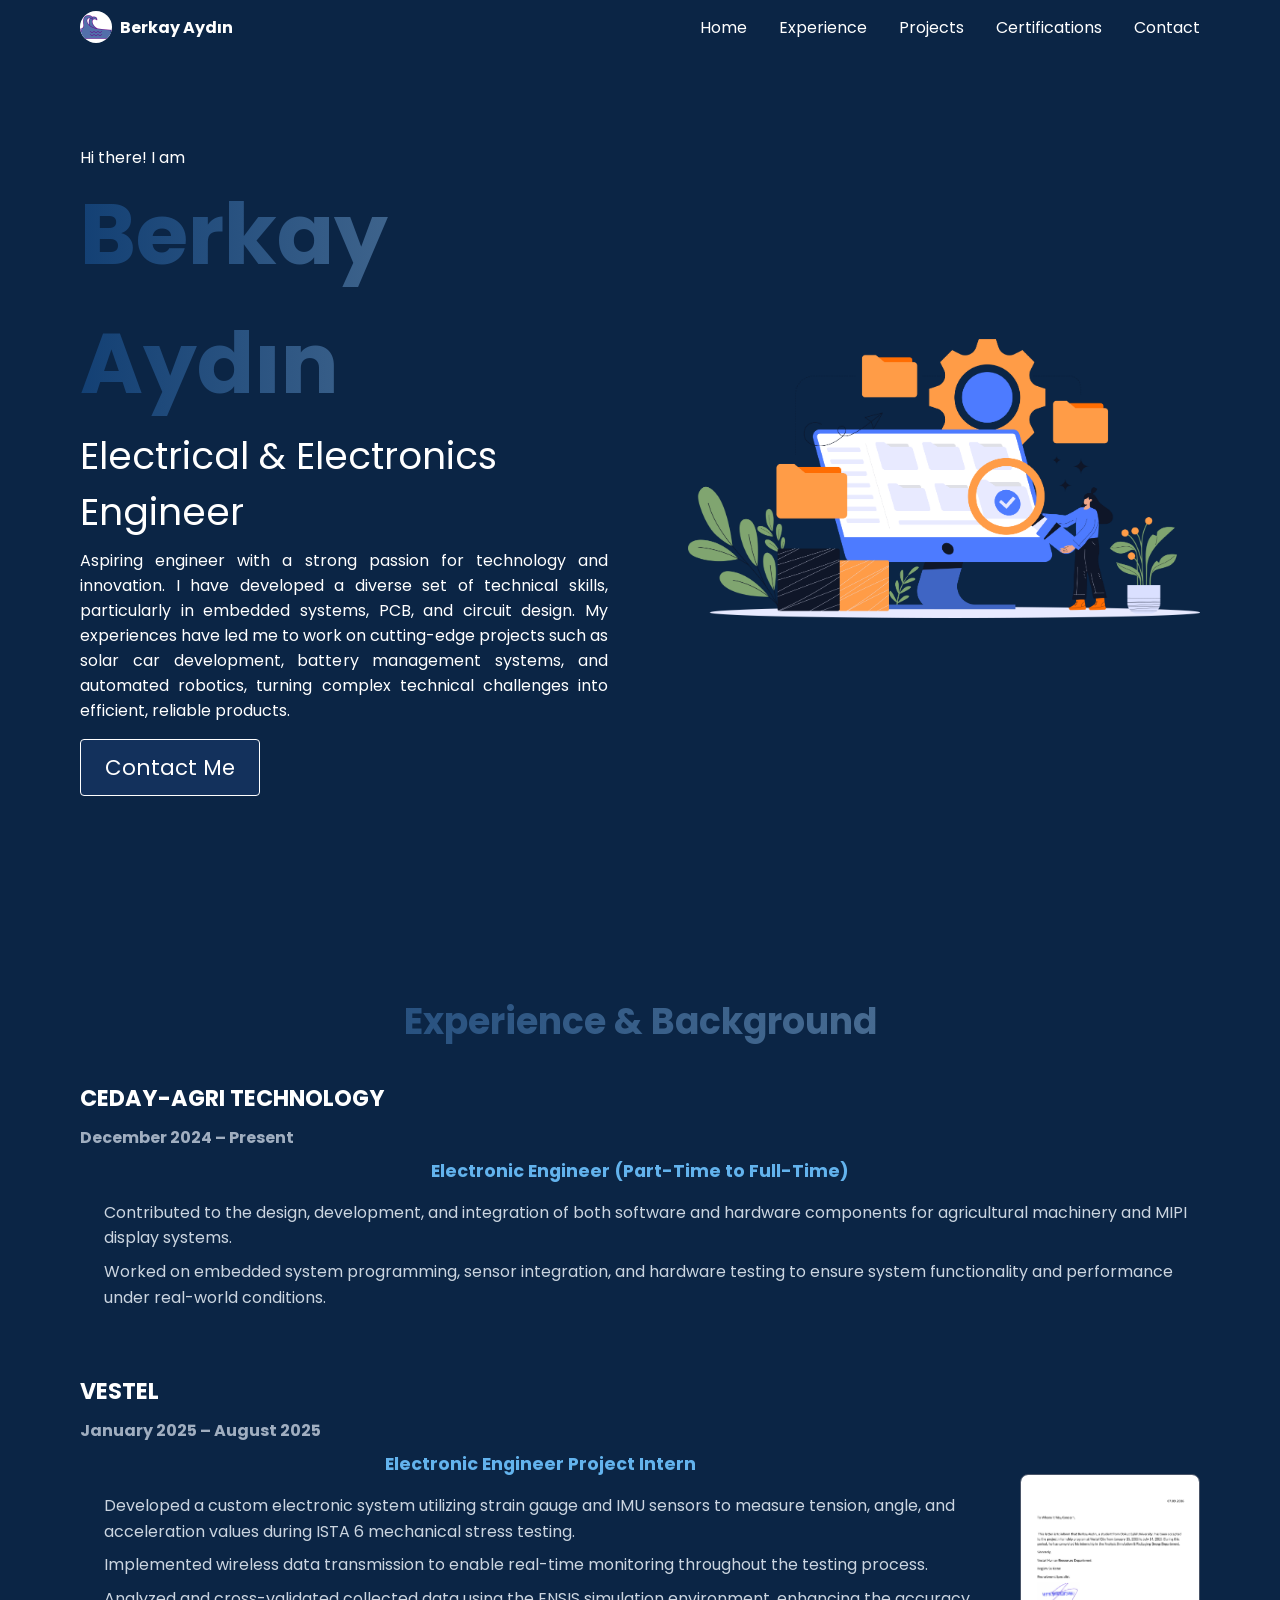
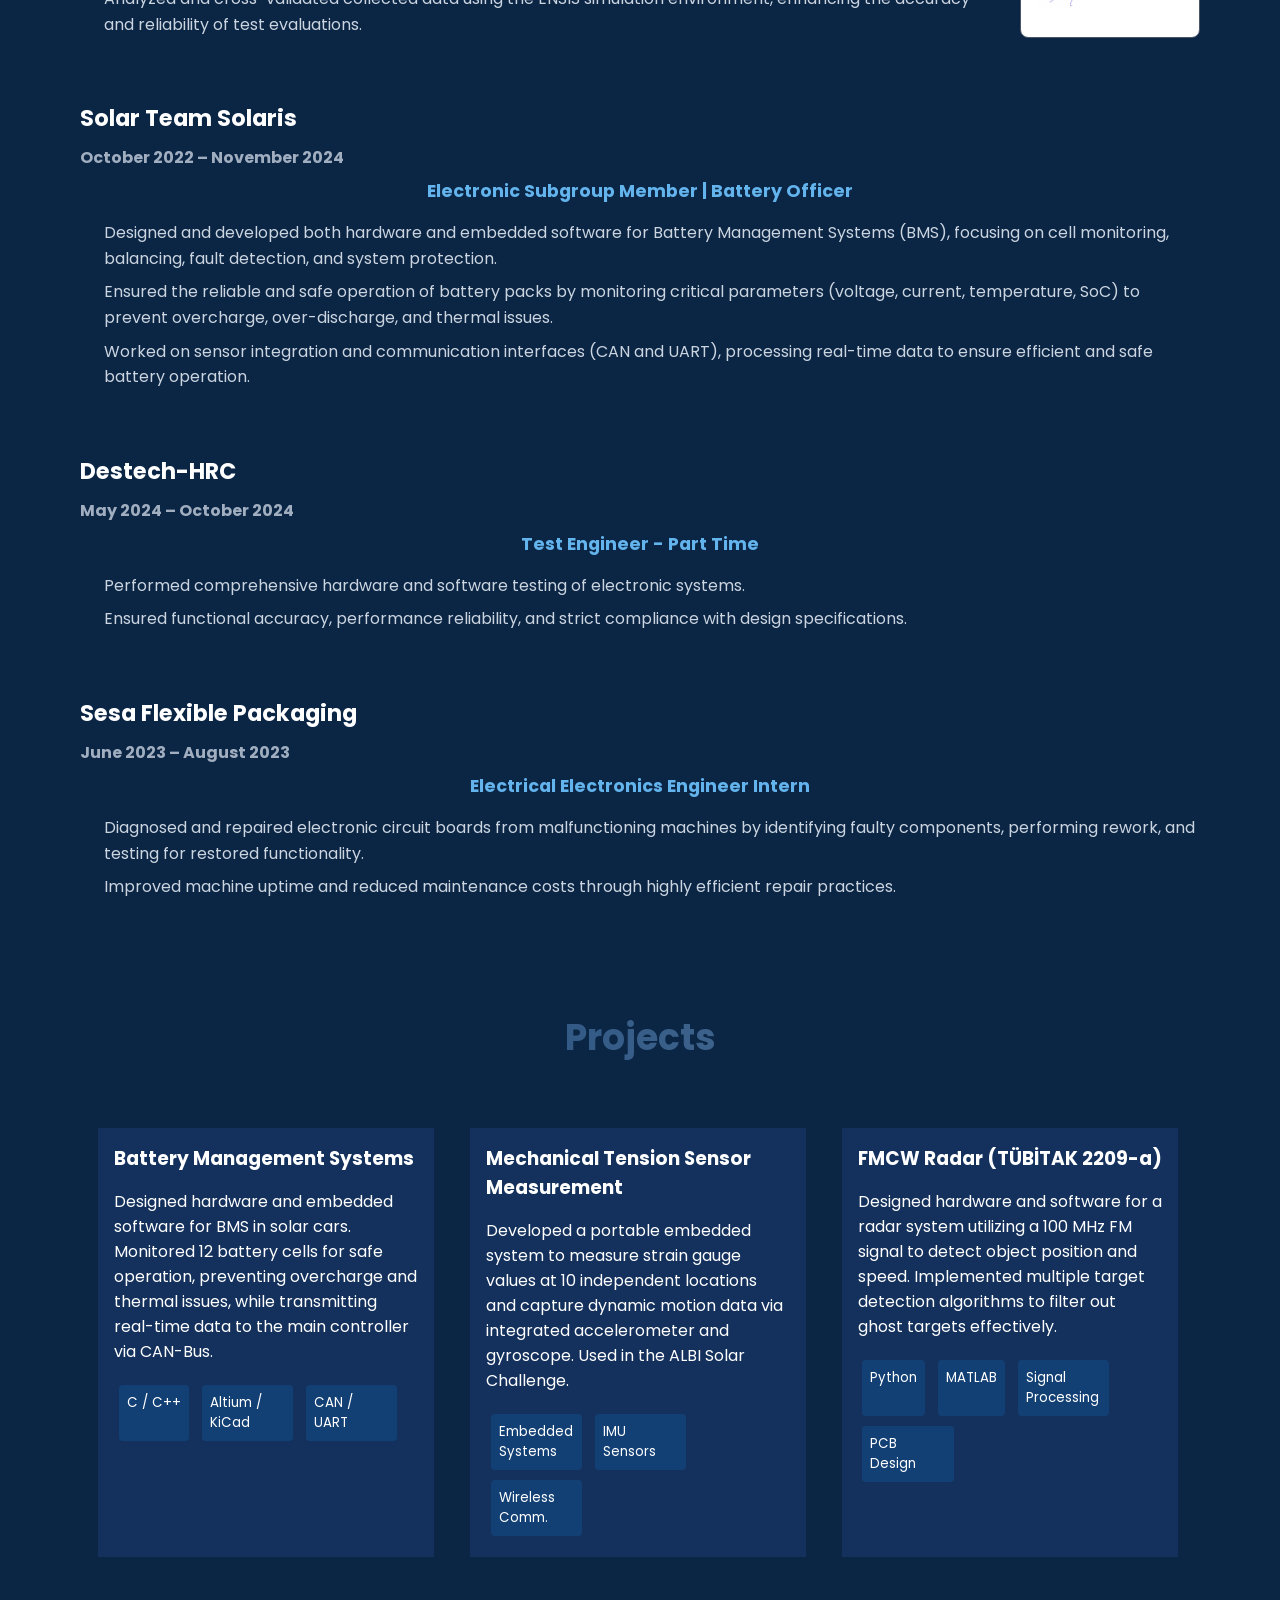
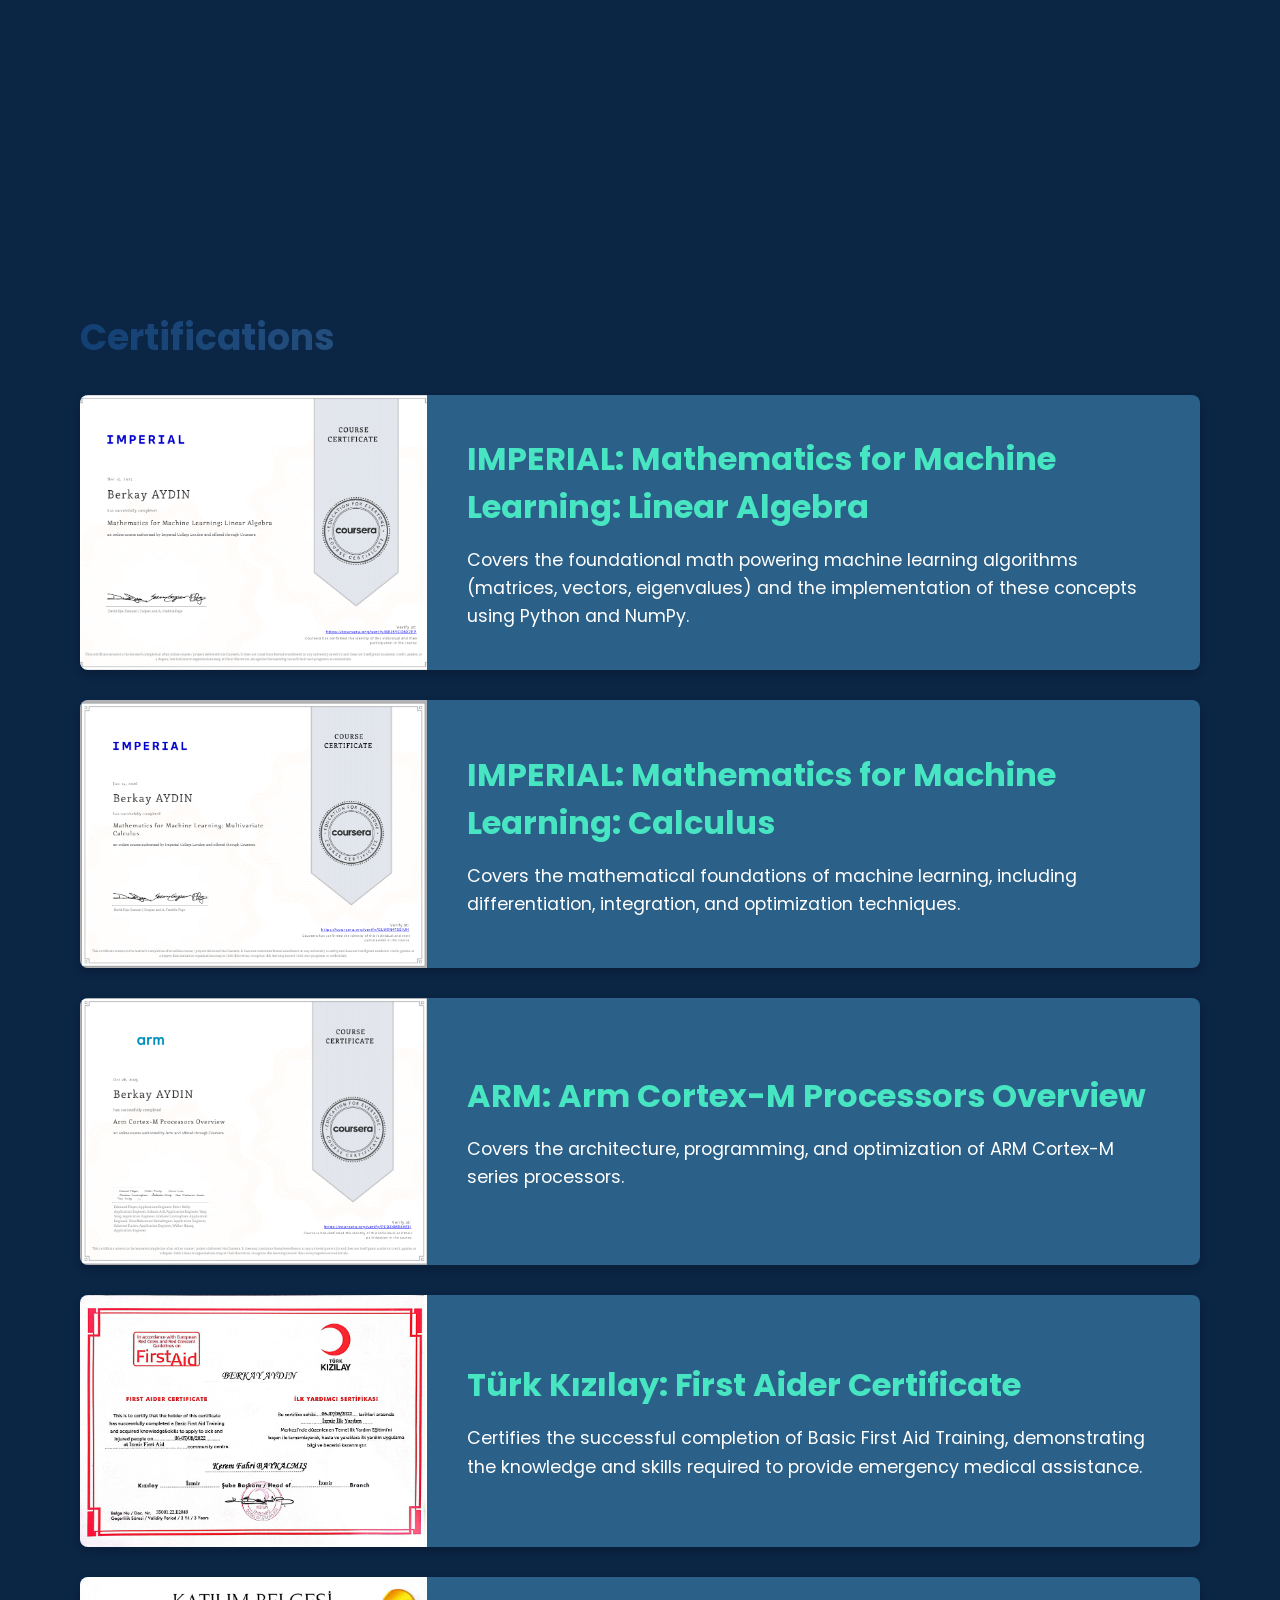
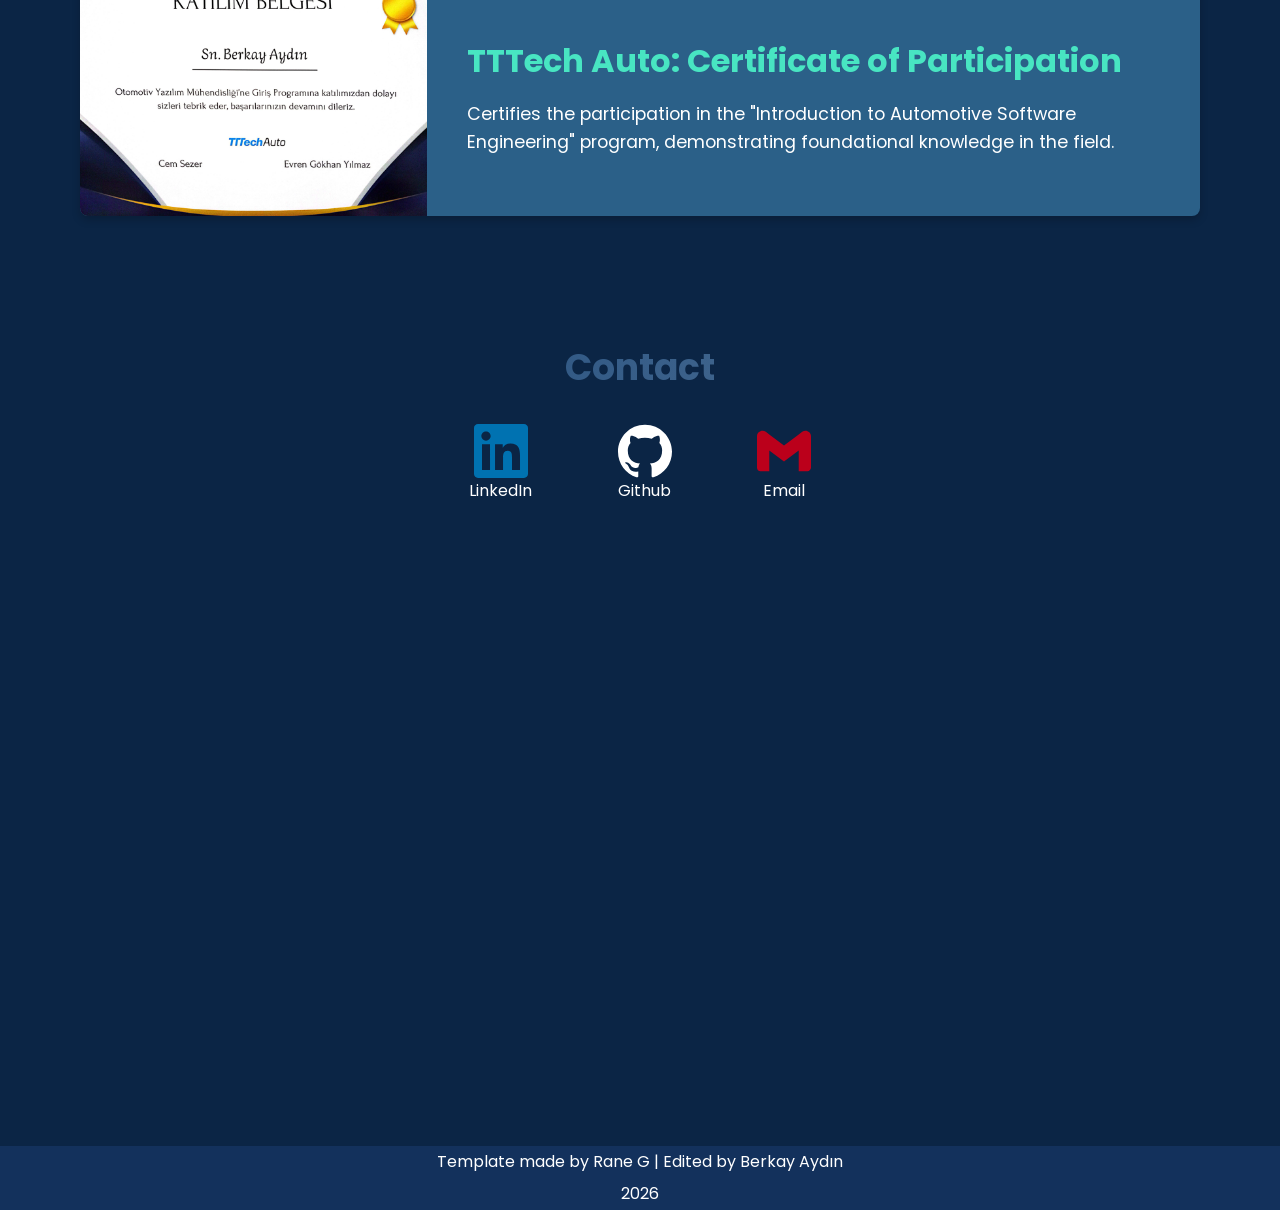
<file: index.html>
<!DOCTYPE html>
<html lang="en">

<head>
    <title>Berkay Aydın - Portfolio</title>
    <link rel="icon" href="assets/favicon.ico" type="image/ico" sizes="16x16" />
    <meta name="description" content="Berkay Aydın - Electrical and Electronics Engineer Portfolio" />
    <meta name="theme-color" content="#134074" />
    <meta name="viewport" content="width=device-width, initial-scale=1.0">
    <meta property="og:title" content="Berkay Aydın - Portfolio"/>
    <meta property="og:description" content="Professional Portfolio of Berkay Aydın - Electrical and Electronics Engineer"/>
    <meta property="og:type" content="website" />
    <meta property="og:image" content="https://i.postimg.cc/8zMCscDr/deepsea.png" />
    <meta property="og:image:type" content="image/png" />
    <meta property="og:image:width" content="1200" />
    <meta property="og:image:height" content="630" />
    <meta name="twitter:card" content="summary_large_image" />
    <meta name="twitter:image:alt" content="Portfolio Preview">
    <meta name="twitter:title" content="Berkay Aydın - Portfolio" />
    <meta name="twitter:description" content="Professional Portfolio of Berkay Aydın - Electrical and Electronics Engineer" />
    <link rel='apple-touch-icon' href='/logo.png'>
    
    <link rel="stylesheet" href="index.css">
    
    <link href="https://unpkg.com/aos@2.3.1/dist/aos.css" rel="stylesheet">
</head>

<body>
    <header>
        <nav id="nav-bar" class="nav-bar">
            <div class="nav-logo">
                <img class="logo" alt="Berkay Aydın Logo" src="assets/logo.png" />
                <a href="#hero">
                    <h1>Berkay Aydın</h1>
                </a>
            </div>

            <div class="nav-links">
                <ul>
                    <li><a class="nav-links-item" href="#">Home</a></li>
                    <li><a class="nav-links-item" href="#about">Experience</a></li>
                    <li><a class="nav-links-item" href="#portfolio">Projects</a></li>
                    <li><a class="nav-links-item" href="#certifications">Certifications</a></li>
                    <li><a class="nav-links-item" href="#contact">Contact</a></li>
                </ul>
            </div>

            <div class="nav-menu">
                <img id="nav-icon" src="assets/hamburger.svg" alt="Menu Icon" class="hamburger-icon" />
            </div>
        </nav>
    </header>

    <main>
        <section id="hero">
            <div class="hero-text" data-aos="fade-up">
                <p class="greet-text">Hi there! I am</p>
                <p class="text-gradient name-text">Berkay Aydın</p>
                <p class="job-text">Electrical & Electronics Engineer</p>
                <p class="intro-text">Aspiring engineer with a strong passion for technology and innovation. I have developed a diverse set of technical skills, particularly in embedded systems, PCB, and circuit design. My experiences have led me to work on cutting-edge projects such as solar car development, battery management systems, and automated robotics, turning complex technical challenges into efficient, reliable products.</p>
                <a href="#contact" class="contact-button">Contact Me</a>
            </div>
            <div class="hero-image" data-aos="fade-up">
                <img class="hero-image" src="assets/hero.png" width="512" alt="Hero Image" />
            </div>
        </section>

        <section id="about">
            <h2 class="text-gradient" data-aos="fade-up">Experience & Background</h2>
            <div data-aos="fade-up" style="display: flex; flex-direction: column; gap: 3rem; margin-top: 2rem; text-align: left;">
                
                <div>
                    <div style="display: flex; justify-content: space-between; align-items: baseline; flex-wrap: wrap; gap: 10px;">
                        <h3 style="margin: 0; font-size: 1.4rem;">
                            <a href="https://ceday.com.tr/" target="_blank" rel="noopener noreferrer" style="color: inherit; text-decoration: none;">CEDAY-AGRI TECHNOLOGY</a>
                        </h3>
                        <span style="font-size: 1rem; color: #a0aec0; font-weight: bold;">December 2024 – Present</span>
                    </div>
                    <p style="margin: 8px 0 16px 0; font-weight: bold; color: #63b3ed; font-size: 1.1rem;">Electronic Engineer (Part-Time to Full-Time)</p>
                    <ul style="margin: 0; padding-left: 1.5rem; font-size: 1rem; line-height: 1.6; color: #cbd5e0;">
                        <li style="margin-bottom: 8px;">Contributed to the design, development, and integration of both software and hardware components for agricultural machinery and MIPI display systems.</li>
                        <li>Worked on embedded system programming, sensor integration, and hardware testing to ensure system functionality and performance under real-world conditions.</li>
                    </ul>
                </div>

                <div style="display: grid; grid-template-columns: 1fr 180px; gap: 20px; align-items: start;">
    
                    <!-- Sol Taraf: Yazılar -->
                    <div>
                        <div style="display: flex; justify-content: space-between; align-items: baseline; flex-wrap: wrap; gap: 10px;">
                            <h3 style="margin: 0; font-size: 1.4rem;">
                                <a href="https://www.vestel.com.tr" target="_blank" rel="noopener noreferrer" style="color: inherit; text-decoration: none;">VESTEL</a>
                            </h3>
                            <span style="font-size: 1rem; color: #a0aec0; font-weight: bold;">January 2025 – August 2025</span>
                        </div>
                        <p style="margin: 8px 0 16px 0; font-weight: bold; color: #63b3ed; font-size: 1.1rem;">Electronic Engineer Project Intern</p>
                        <ul style="margin: 0; padding-left: 1.5rem; font-size: 1rem; line-height: 1.6; color: #cbd5e0;">
                            <li style="margin-bottom: 8px;">Developed a custom electronic system utilizing strain gauge and IMU sensors to measure tension, angle, and acceleration values during ISTA 6 mechanical stress testing.</li>
                            <li style="margin-bottom: 8px;">Implemented wireless data transmission to enable real-time monitoring throughout the testing process.</li>
                            <li>Analyzed and cross-validated collected data using the ENSIS simulation environment, enhancing the accuracy and reliability of test evaluations.</li>
                        </ul>
                    </div>

                    <!-- Sağ Taraf: Küçük Resim (margin-top ile aşağı kaydırıldı) -->
                    <div style="margin-top: 100px;">
                        <img src="vestel.png" alt="Vestel Proje Görseli" style="width: 100%; height: auto; border-radius: 8px; cursor: zoom-in; border: 1px solid #4a5568; display: block;" onclick="document.getElementById('vestelModal').style.display='flex'">
                    </div>

                    <!-- Tıklayınca Açılacak Tam Ekran Pencere (Modal) -->
                    <div id="vestelModal" style="display: none; position: fixed; top: 0; left: 0; width: 100vw; height: 100vh; background: rgba(0,0,0,0.85); z-index: 9999; justify-content: center; align-items: center; cursor: zoom-out;" onclick="this.style.display='none'">
                        <img src="vestel.png" alt="Vestel Proje Görseli Büyük" style="max-width: 90%; max-height: 90%; object-fit: contain; border-radius: 8px; box-shadow: 0 10px 25px rgba(0,0,0,0.5);">
                        <!-- Kapatma Çarpısı -->
                        <span style="position: absolute; top: 20px; right: 30px; color: white; font-size: 40px; font-weight: bold; cursor: pointer;">&times;</span>
                    </div>
                </div>

                <div>
                    <div style="display: flex; justify-content: space-between; align-items: baseline; flex-wrap: wrap; gap: 10px;">
                        <h3 style="margin: 0; font-size: 1.4rem;">
                            <a href="https://teamsolaris.com/tr/" target="_blank" rel="noopener noreferrer" style="color: inherit; text-decoration: none;">Solar Team Solaris</a>
                        </h3>
                        <span style="font-size: 1rem; color: #a0aec0; font-weight: bold;">October 2022 – November 2024</span>
                    </div>
                    <p style="margin: 8px 0 16px 0; font-weight: bold; color: #63b3ed; font-size: 1.1rem;">Electronic Subgroup Member | Battery Officer</p>
                    <ul style="margin: 0; padding-left: 1.5rem; font-size: 1rem; line-height: 1.6; color: #cbd5e0;">
                        <li style="margin-bottom: 8px;">Designed and developed both hardware and embedded software for Battery Management Systems (BMS), focusing on cell monitoring, balancing, fault detection, and system protection.</li>
                        <li style="margin-bottom: 8px;">Ensured the reliable and safe operation of battery packs by monitoring critical parameters (voltage, current, temperature, SoC) to prevent overcharge, over-discharge, and thermal issues.</li>
                        <li>Worked on sensor integration and communication interfaces (CAN and UART), processing real-time data to ensure efficient and safe battery operation.</li>
                    </ul>
                </div>

                <div>
                    <div style="display: flex; justify-content: space-between; align-items: baseline; flex-wrap: wrap; gap: 10px;">
                        <h3 style="margin: 0; font-size: 1.4rem;">
                            <a href="http://www.destechhrc.com/index.php/destech-hrc-controller/" target="_blank" rel="noopener noreferrer" style="color: inherit; text-decoration: none;">Destech-HRC</a>
                        </h3>
                        <span style="font-size: 1rem; color: #a0aec0; font-weight: bold;">May 2024 – October 2024</span>
                    </div>
                    <p style="margin: 8px 0 16px 0; font-weight: bold; color: #63b3ed; font-size: 1.1rem;">Test Engineer - Part Time</p>
                    <ul style="margin: 0; padding-left: 1.5rem; font-size: 1rem; line-height: 1.6; color: #cbd5e0;">
                        <li style="margin-bottom: 8px;">Performed comprehensive hardware and software testing of electronic systems.</li>
                        <li>Ensured functional accuracy, performance reliability, and strict compliance with design specifications.</li>
                    </ul>
                </div>

                <div>
                    <div style="display: flex; justify-content: space-between; align-items: baseline; flex-wrap: wrap; gap: 10px;">
                        <h3 style="margin: 0; font-size: 1.4rem;">
                            <a href="https://sesaplastik.com.tr" target="_blank" rel="noopener noreferrer" style="color: inherit; text-decoration: none;">Sesa Flexible Packaging</a>
                        </h3>
                        <span style="font-size: 1rem; color: #a0aec0; font-weight: bold;">June 2023 – August 2023</span>
                    </div>
                    <p style="margin: 8px 0 16px 0; font-weight: bold; color: #63b3ed; font-size: 1.1rem;">Electrical Electronics Engineer Intern</p>
                    <ul style="margin: 0; padding-left: 1.5rem; font-size: 1rem; line-height: 1.6; color: #cbd5e0;">
                        <li style="margin-bottom: 8px;">Diagnosed and repaired electronic circuit boards from malfunctioning machines by identifying faulty components, performing rework, and testing for restored functionality.</li>
                        <li>Improved machine uptime and reduced maintenance costs through highly efficient repair practices.</li>
                    </ul>
                </div>

            </div>
        </section>

        <section id="portfolio">
            <h2 class="text-gradient" data-aos="fade-up">Projects</h2>
            <div>
                <ul>
                    <li data-aos="fade-up">
                        <h3 class="port-title-text">
                            <a href="bms-project/bms.html" target="_blank" rel="noopener noreferrer">Battery Management Systems</a>
                        </h3>
                        <p class="port-title-description">Designed hardware and embedded software for BMS in solar cars. Monitored 12 battery cells for safe operation, preventing overcharge and thermal issues, while transmitting real-time data to the main controller via CAN-Bus.</p>
                        <ul>
                            <li>C / C++</li>
                            <li>Altium / KiCad</li>
                            <li>CAN / UART</li>
                        </ul>
                    </li>
                    <li data-aos="fade-up">
                        <h3 class="port-title-text">
                            <a href="Project_1/project1.html" target="_blank" rel="noopener noreferrer">Mechanical Tension Sensor Measurement</a>
                        </h3>
                        <p class="port-title-description">Developed a portable embedded system to measure strain gauge values at 10 independent locations and capture dynamic motion data via integrated accelerometer and gyroscope. Used in the ALBI Solar Challenge.</p>
                        <ul>
                            <li>Embedded Systems</li>
                            <li>IMU Sensors</li>
                            <li>Wireless Comm.</li>
                        </ul>
                    </li>
                    <li data-aos="fade-up">
                        <h3 class="port-title-text">
                            <a href="fmcw_radar/fmcw_radar.html" target="_blank" rel="noopener noreferrer">FMCW Radar (TÜBİTAK 2209-a)</a>
                        </h3>
                        <p class="port-title-description">Designed hardware and software for a radar system utilizing a 100 MHz FM signal to detect object position and speed. Implemented multiple target detection algorithms to filter out ghost targets effectively.</p>
                        <ul>
                            <li>Python</li>
                            <li>MATLAB</li>
                            <li>Signal Processing</li>
                            <li>PCB Design</li>
                        </ul>
                    </li>
                    
                </ul>
            </div>
        </section>

        <section id="certifications">
            <h2 class="text-gradient" data-aos="fade-up">Certifications</h2>
                
            <div class="cert-card" data-aos="fade-up">
                <div class="cert-image">
                    <img src="assets/ImperialMathMLAlgebra.png" alt="Imperial Mathematics for Machine Learning: Linear Algebra Certificate">
                </div>
                <div class="cert-info">
                    <h3>IMPERIAL: Mathematics for Machine Learning: Linear Algebra</h3>
                    <p>Covers the foundational math powering machine learning algorithms (matrices, vectors, eigenvalues) and the implementation of these concepts using Python and NumPy.</p>
                </div>
            </div>
        
            <div class="cert-card" data-aos="fade-up">
                <div class="cert-image">
                    <img src="assets/ImperialMathMLCalculus.png" alt="Imperial Mathematics for Machine Learning: Calculus Certificate">
                </div>
                <div class="cert-info">
                    <h3>IMPERIAL: Mathematics for Machine Learning: Calculus</h3>
                    <p>Covers the mathematical foundations of machine learning, including differentiation, integration, and optimization techniques.</p>
                </div>
            </div>

            <div class="cert-card" data-aos="fade-up">
                <div class="cert-image">
                    <img src="assets/ARM-MprosesorOverview.png" alt="ARM Cortex-M Processors Overview Certificate">
                </div>
                <div class="cert-info">
                    <h3>ARM: Arm Cortex-M Processors Overview</h3>
                    <p>Covers the architecture, programming, and optimization of ARM Cortex-M series processors.</p>
                </div>
            </div>

            <div class="cert-card" data-aos="fade-up">
                <div class="cert-image">
                    <img src="assets/first_aid.png" alt="Turkish Red Crescent First Aider Certificate">
                </div>
                <div class="cert-info">
                    <h3>Türk Kızılay: First Aider Certificate</h3>
                    <p>Certifies the successful completion of Basic First Aid Training, demonstrating the knowledge and skills required to provide emergency medical assistance.</p>
                </div>
            </div>

            <div class="cert-card" data-aos="fade-up">
                <div class="cert-image">
                    <img src="assets/ttechAuto.png" alt="TTTech Auto Certificate of Participation">
                </div>
                <div class="cert-info">
                    <h3>TTTech Auto: Certificate of Participation</h3>
                    <p>Certifies the participation in the "Introduction to Automotive Software Engineering" program, demonstrating foundational knowledge in the field.</p>
                </div>
            </div>

            
        </section>

        <section id="contact">
            <h2 class="text-gradient" data-aos="fade-up">Contact</h2>
            <ul>
                <li data-aos="fade-up">
                    <a href="https://www.linkedin.com/in/berkay-aydin-029a32202/" target="_blank">
                        <img class="li-icon" src="assets/contact/linkedin.svg" alt="Linkedin icon" />
                    </a>
                    <p>LinkedIn</p>
                </li>
                <li data-aos="fade-up">
                    <a href="https://github.com/berkay-ee?tab=repositories" target="_blank">
                        <img class="gh-icon" src="assets/contact/github.svg" alt="Github icon" />
                    </a>
                    <p>Github</p>
                </li>
                <li data-aos="fade-up">
                    <a href="mailto:berkayaydin.ee@gmail.com" target="_blank">
                        <img class="gmail-icon" src="assets/contact/gmail.svg" alt="Gmail icon" />
                    </a>
                    <p>Email</p>
                </li>
            </ul>
        </section>
    </main>

    <footer>
        <p>Template made by Rane G | Edited by Berkay Aydın</p>
        <p>2026</p>
    </footer>

    <div id="imageModal" class="modal">
        <span class="close-modal">&times;</span>
        <img class="modal-content" id="expandedImage" alt="Certification Preview">
    </div>
    
    <script src="https://unpkg.com/aos@next/dist/aos.js"></script>
    <script>       
        AOS.init({
            once: true,
            delay: 0
        });
    </script>
    
    <script src="index.js"></script>
</body>
</html>
</file>
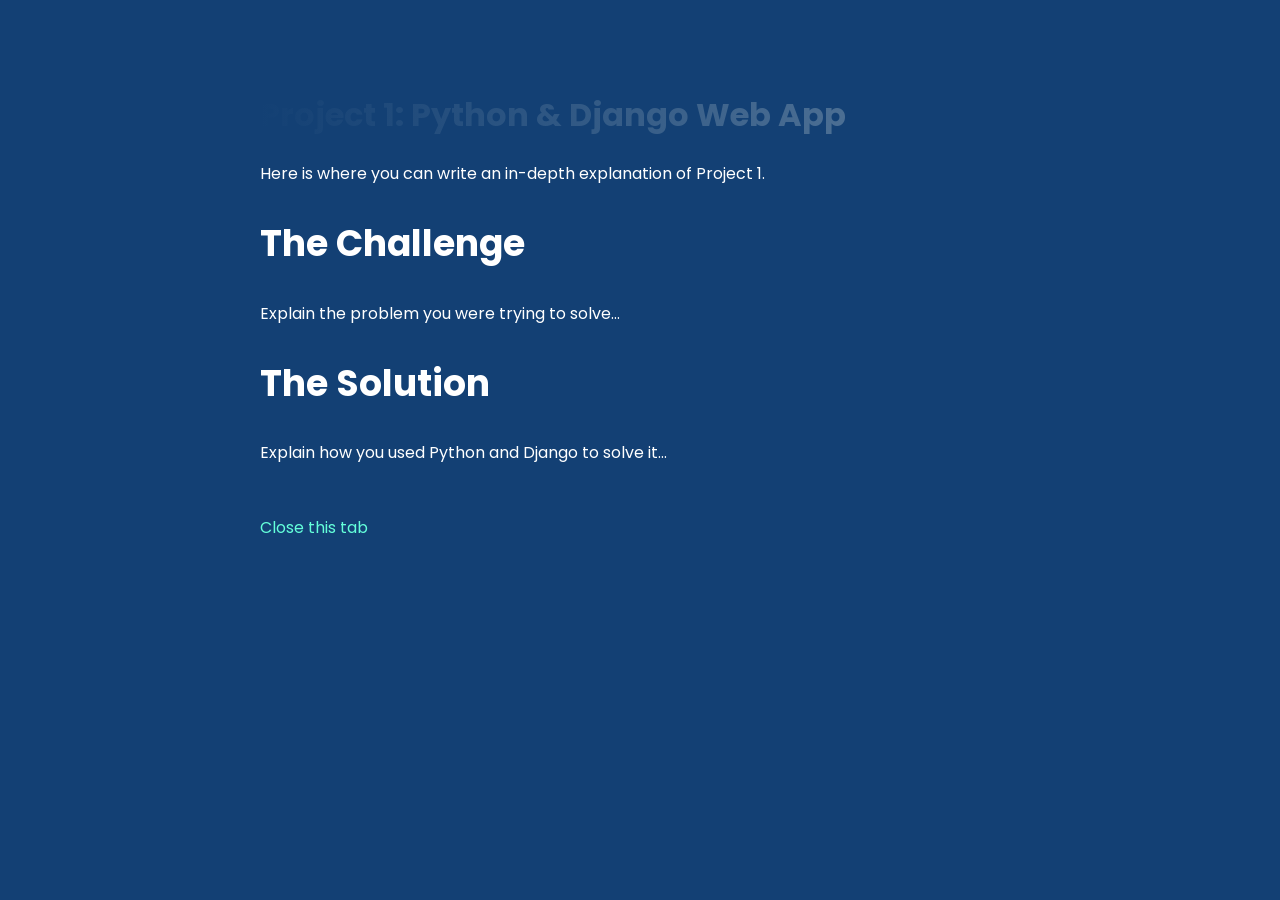
<file: project2.html>
<!DOCTYPE html>
<html lang="en">
<head>
    <title>Project 2 Details</title>
    <link rel="stylesheet" href="index.css"> <meta name="viewport" content="width=device-width, initial-scale=1.0">
    <style>
        /* Add some basic padding for the new page so it isn't glued to the edges */
        .project-details-container {
            max-width: 800px;
            margin: 50px auto;
            padding: 20px;
            color: white; /* Assuming dark theme based on your Deep Sea template */
        }
    </style>
</head>
<body style="background-color: #134074;"> <div class="project-details-container">
        <h1 class="text-gradient">Project 1: Python & Django Web App</h1>
        <p>Here is where you can write an in-depth explanation of Project 1.</p>
        
        <h2>The Challenge</h2>
        <p>Explain the problem you were trying to solve...</p>

        <h2>The Solution</h2>
        <p>Explain how you used Python and Django to solve it...</p>

        <br><br>
        <a href="#" onclick="window.close();" style="color: #64ffda;">Close this tab</a>
    </div>

</body>
</html>
</file>
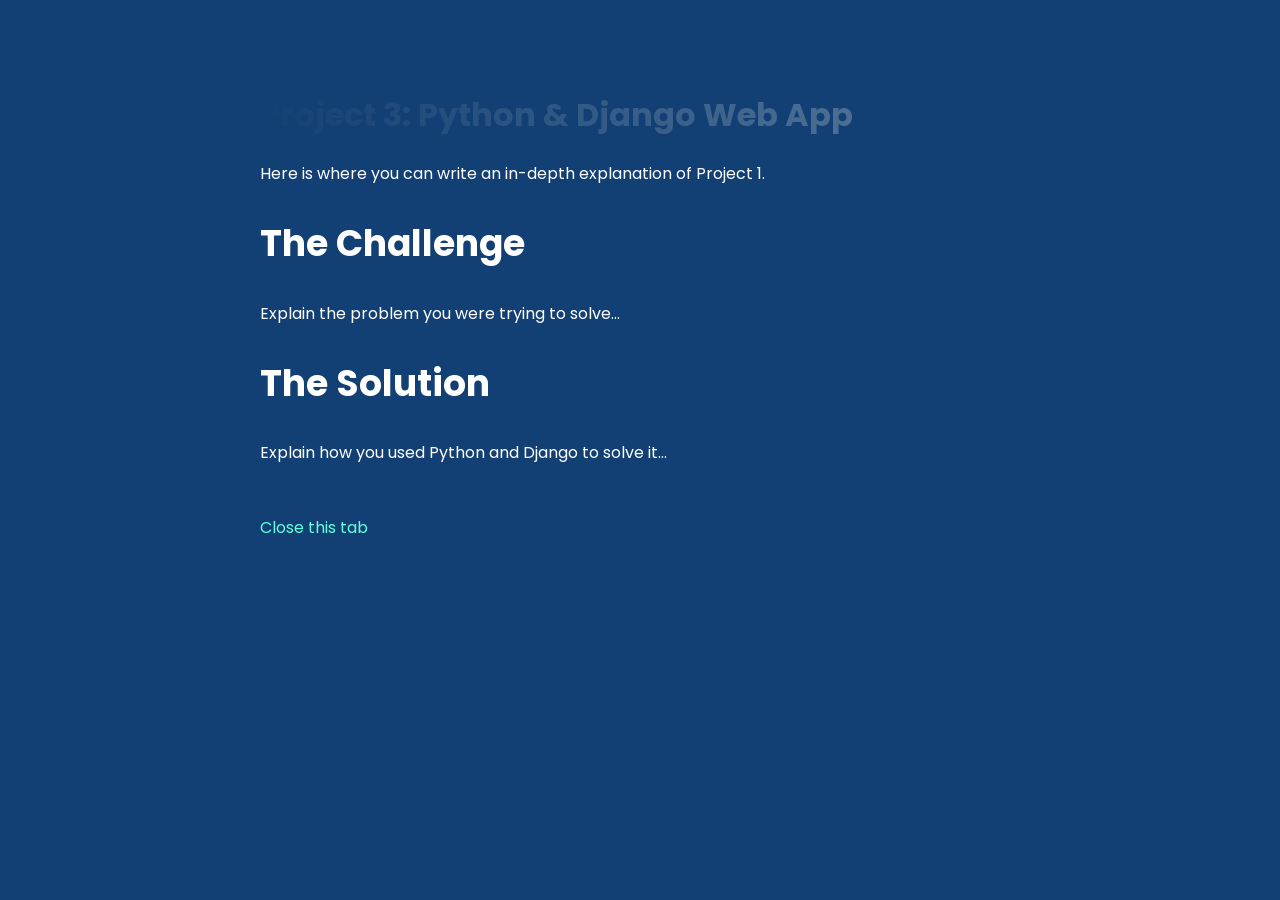
<file: project3.html>
<!DOCTYPE html>
<html lang="en">
<head>
    <title>Project 2 Details</title>
    <link rel="stylesheet" href="index.css"> <meta name="viewport" content="width=device-width, initial-scale=1.0">
    <style>
        /* Add some basic padding for the new page so it isn't glued to the edges */
        .project-details-container {
            max-width: 800px;
            margin: 50px auto;
            padding: 20px;
            color: white; /* Assuming dark theme based on your Deep Sea template */
        }
    </style>
</head>
<body style="background-color: #134074;"> <div class="project-details-container">
        <h1 class="text-gradient">Project 3: Python & Django Web App</h1>
        <p>Here is where you can write an in-depth explanation of Project 1.</p>
        
        <h2>The Challenge</h2>
        <p>Explain the problem you were trying to solve...</p>

        <h2>The Solution</h2>
        <p>Explain how you used Python and Django to solve it...</p>

        <br><br>
        <a href="#" onclick="window.close();" style="color: #64ffda;">Close this tab</a>
    </div>

</body>
</html>
</file>
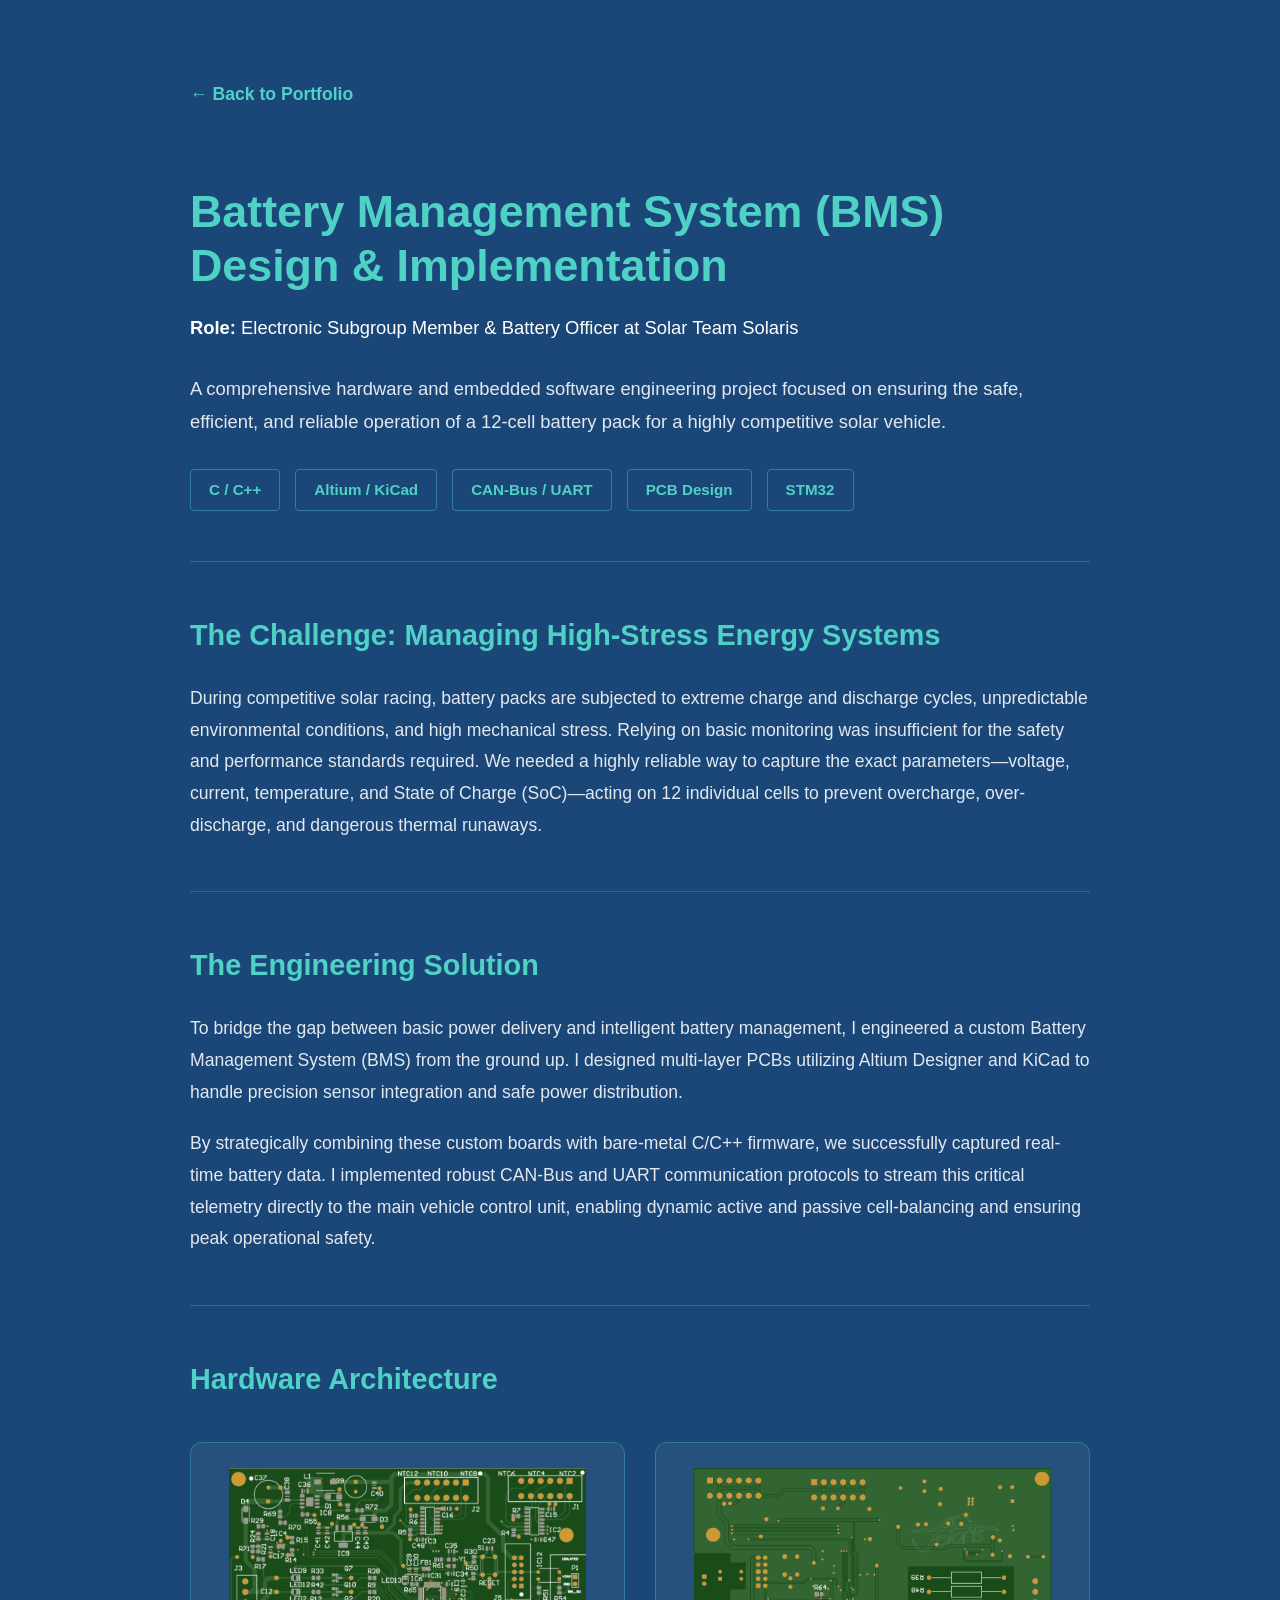
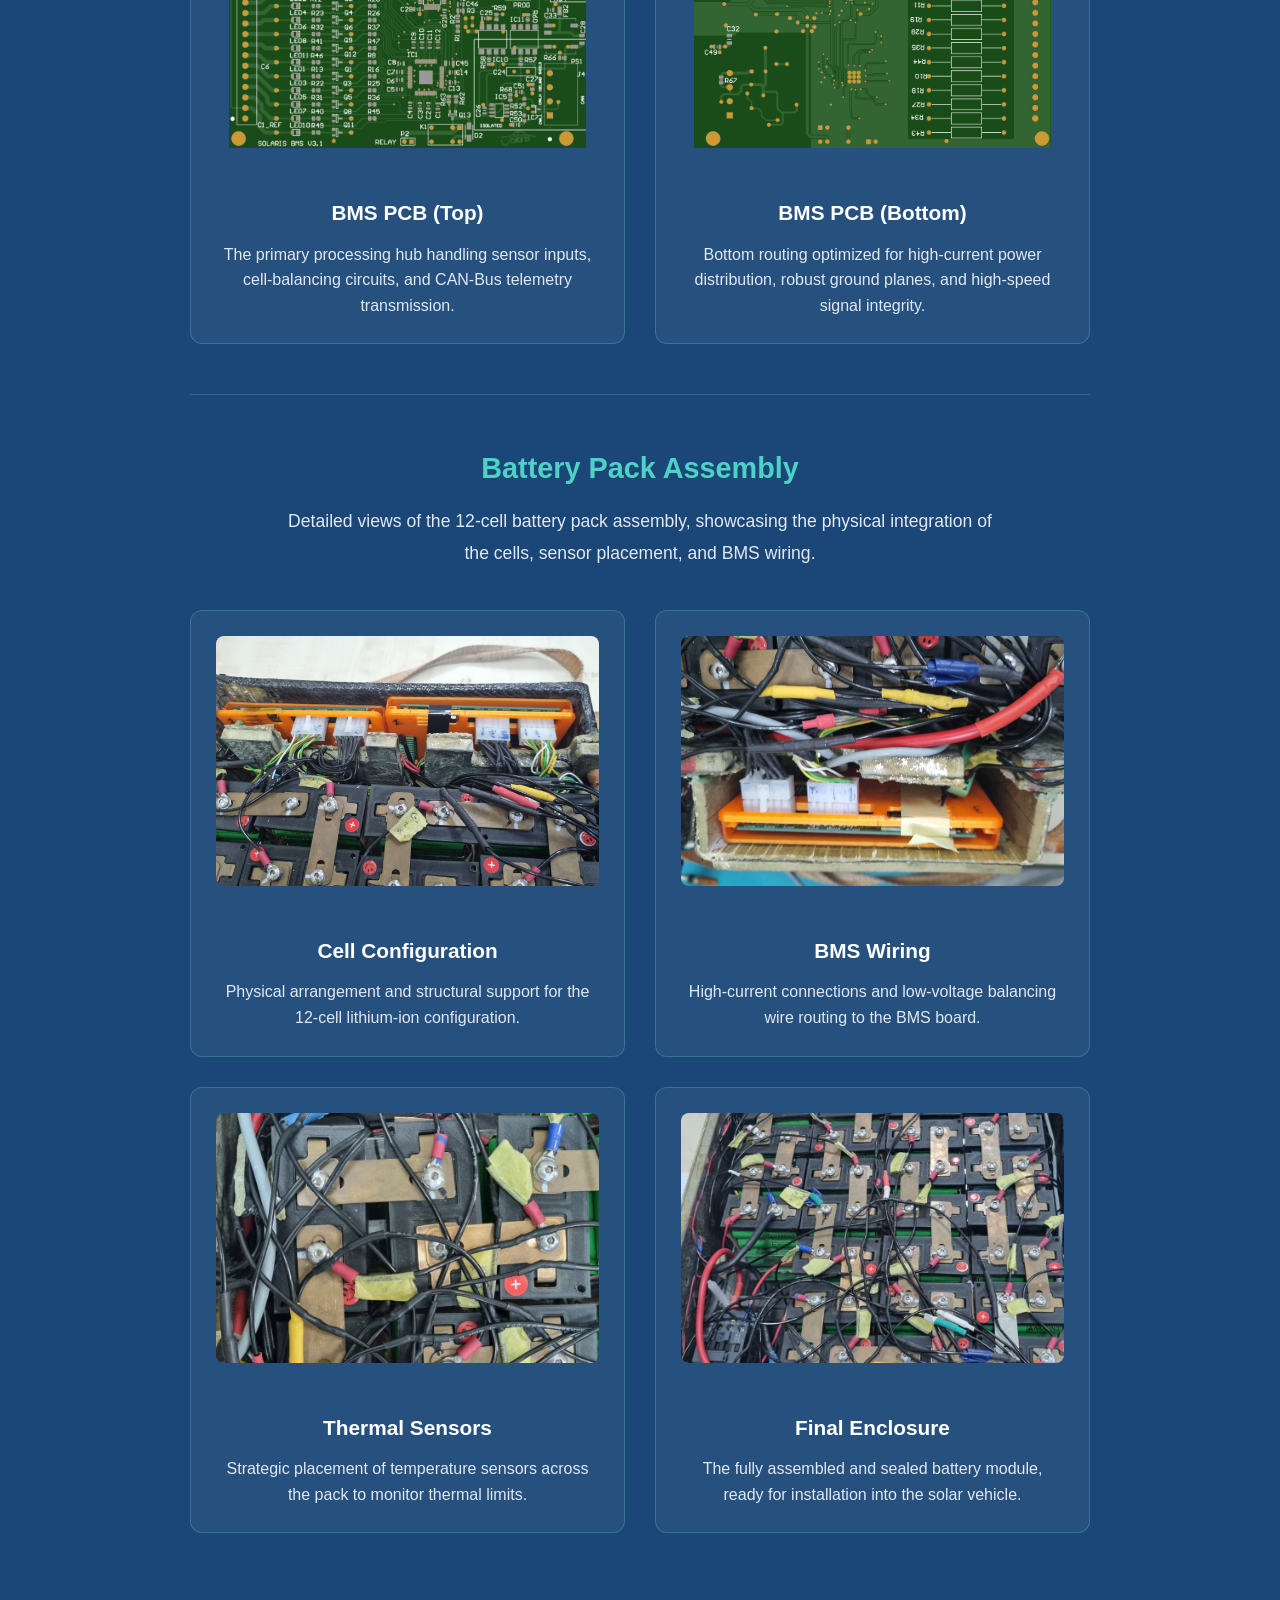
<file: bms-project/bms.html>
<!DOCTYPE html>
<html lang="en">

<head>
    <title>Battery Management System - Berkay Aydın</title>
    <link rel="icon" href="../assets/favicon.ico" type="image/ico" sizes="16x16" />
    <meta name="description" content="Battery Management System Project by Berkay Aydın" />
    <meta name="theme-color" content="#1b4778" />
    <meta name="viewport" content="width=device-width, initial-scale=1.0">
    
    <link href="https://unpkg.com/aos@2.3.1/dist/aos.css" rel="stylesheet">
    
    <style>
        /* Base Styles */
        body {
            background-color: #1b4778; 
            color: #ffffff;
            font-family: 'Segoe UI', Tahoma, Geneva, Verdana, sans-serif;
            margin: 0;
            padding: 0;
            line-height: 1.6;
        }

        .project-container {
            max-width: 900px;
            margin: 80px auto 80px auto;
            padding: 0 30px;
            text-align: left;
        }

        .back-link {
            display: inline-block;
            margin-bottom: 40px;
            color: #4fd1c5;
            text-decoration: none;
            font-weight: bold;
            font-size: 1.1rem;
            transition: color 0.3s ease;
        }

        .back-link:hover {
            color: #ffffff;
        }

        /* Typography */
        .project-main-title {
            color: #4fd1c5;
            font-size: 2.8rem;
            font-weight: bold;
            margin-bottom: 20px;
            line-height: 1.2;
        }

        .project-role {
            font-size: 1.15rem;
            margin-bottom: 30px;
        }

        .project-role strong {
            font-weight: bold;
            color: #ffffff;
        }

        .project-summary {
            font-size: 1.15rem;
            line-height: 1.8;
            margin-bottom: 30px;
            color: #e2e8f0;
        }

        .project-divider {
            border: 0;
            border-top: 1px solid rgba(255, 255, 255, 0.15);
            margin: 50px 0;
        }

        .project-sub-heading {
            color: #4fd1c5;
            font-size: 1.8rem;
            font-weight: bold;
            margin-bottom: 25px;
        }

        .project-text {
            font-size: 1.1rem;
            line-height: 1.8;
            margin-bottom: 20px;
            color: #e2e8f0;
        }

        /* Tech Stack Badges */
        .tech-stack {
            display: flex;
            gap: 15px;
            flex-wrap: wrap;
            margin: 30px 0 20px 0;
        }

        .tech-badge {
            background-color: transparent;
            color: #4fd1c5;
            padding: 8px 18px;
            border-radius: 4px;
            font-size: 0.95rem;
            font-weight: 600;
            border: 1px solid rgba(79, 209, 197, 0.4);
            transition: background-color 0.3s ease;
        }
        
        .tech-badge:hover {
            background-color: rgba(79, 209, 197, 0.1);
        }

        /* Gallery Cards (Updated to match your screenshot) */
        .gallery {
            display: grid;
            grid-template-columns: repeat(auto-fit, minmax(320px, 1fr));
            gap: 30px;
            margin-top: 40px;
        }

        .gallery-card {
            background-color: rgba(255, 255, 255, 0.05); /* Slight highlight for the card */
            border: 1px solid rgba(79, 209, 197, 0.3); /* Teal border */
            border-radius: 12px;
            padding: 25px;
            text-align: center;
            transition: transform 0.3s ease, box-shadow 0.3s ease;
        }

        .gallery-card:hover {
            transform: translateY(-5px);
            box-shadow: 0 10px 20px rgba(0, 0, 0, 0.2);
            border-color: rgba(79, 209, 197, 0.6);
        }

        .gallery-card img {
            width: 100%;
            height: 280px;
            object-fit: contain; /* Keeps the whole PCB visible without cropping */
            border-radius: 8px;
            margin-bottom: 20px;
        }

        .gallery-card h3 {
            color: #ffffff;
            font-size: 1.3rem;
            margin-bottom: 12px;
            font-weight: bold;
        }

        .gallery-card p {
            color: #e2e8f0;
            font-size: 1rem;
            line-height: 1.6;
            margin: 0;
        }

        /* Responsive Design */
        @media (max-width: 768px) {
            .project-main-title { font-size: 2.2rem; }
            .project-sub-heading { font-size: 1.5rem; }
            .project-container { margin-top: 40px; padding: 0 20px; }
            .gallery { grid-template-columns: 1fr; }
        }
    </style>
</head>

<body>
    <main>
        <section class="project-container">
            <a href="../index.html#portfolio" class="back-link" data-aos="fade-right">← Back to Portfolio</a>

            <h1 class="project-main-title" data-aos="fade-up">Battery Management System (BMS) Design & Implementation</h1>
            
            <div class="project-role" data-aos="fade-up">
                <strong>Role:</strong> Electronic Subgroup Member & Battery Officer at Solar Team Solaris
            </div>

            <p class="project-summary" data-aos="fade-up">
                A comprehensive hardware and embedded software engineering project focused on ensuring the safe, efficient, and reliable operation of a 12-cell battery pack for a highly competitive solar vehicle.
            </p>

            <div class="tech-stack" data-aos="fade-up">
                <span class="tech-badge">C / C++</span>
                <span class="tech-badge">Altium / KiCad</span>
                <span class="tech-badge">CAN-Bus / UART</span>
                <span class="tech-badge">PCB Design</span>
                <span class="tech-badge">STM32</span>
            </div>

            <hr class="project-divider" data-aos="fade-up">

            <h2 class="project-sub-heading" data-aos="fade-up">The Challenge: Managing High-Stress Energy Systems</h2>
            <p class="project-text" data-aos="fade-up">
                During competitive solar racing, battery packs are subjected to extreme charge and discharge cycles, unpredictable environmental conditions, and high mechanical stress. Relying on basic monitoring was insufficient for the safety and performance standards required. We needed a highly reliable way to capture the exact parameters—voltage, current, temperature, and State of Charge (SoC)—acting on 12 individual cells to prevent overcharge, over-discharge, and dangerous thermal runaways.
            </p>

            <hr class="project-divider" data-aos="fade-up">

            <h2 class="project-sub-heading" data-aos="fade-up">The Engineering Solution</h2>
            <p class="project-text" data-aos="fade-up">
                To bridge the gap between basic power delivery and intelligent battery management, I engineered a custom Battery Management System (BMS) from the ground up. I designed multi-layer PCBs utilizing Altium Designer and KiCad to handle precision sensor integration and safe power distribution.
            </p>
            <p class="project-text" data-aos="fade-up">
                By strategically combining these custom boards with bare-metal C/C++ firmware, we successfully captured real-time battery data. I implemented robust CAN-Bus and UART communication protocols to stream this critical telemetry directly to the main vehicle control unit, enabling dynamic active and passive cell-balancing and ensuring peak operational safety.
            </p>

            <hr class="project-divider" data-aos="fade-up">

            <h2 class="project-sub-heading" data-aos="fade-up">Hardware Architecture</h2>
            
            <div class="gallery" data-aos="fade-up">
                <div class="gallery-card">
                    <img src="bmsTop.png" alt="BMS PCB Top View" onerror="this.src='https://placehold.co/600x400/14355c/4fd1c5?text=BMS+Top'">
                    <h3>BMS PCB (Top)</h3>
                    <p>The primary processing hub handling sensor inputs, cell-balancing circuits, and CAN-Bus telemetry transmission.</p>
                </div>
                
                <div class="gallery-card">
                    <img src="bmsBottom.png" alt="BMS PCB Bottom View" onerror="this.src='https://placehold.co/600x400/14355c/4fd1c5?text=BMS+Bottom'">
                    <h3>BMS PCB (Bottom)</h3>
                    <p>Bottom routing optimized for high-current power distribution, robust ground planes, and high-speed signal integrity.</p>
                </div>
            </div>


            <!-- BATTERY PACK SECTION BAŞLANGICI -->
            <hr class="project-divider" data-aos="fade-up">

            <!-- Başlık ve Açıklama -->
            <div style="text-align: center; margin-bottom: 40px;">
                <h2 class="project-sub-heading" style="margin-bottom: 15px;" data-aos="fade-up">Battery Pack Assembly</h2>
                <p class="project-text" style="margin: 0 auto; max-width: 720px;" data-aos="fade-up">
                    Detailed views of the 12-cell battery pack assembly, showcasing the physical integration of the cells, sensor placement, and BMS wiring.
                </p>
            </div>
            
            <!-- 2x2 Kart Görünümü -->
            <div class="gallery" style="display: grid; grid-template-columns: repeat(2, 1fr); gap: 30px; margin-top: 0;" data-aos="fade-up">
                
                <!-- Resim 1 (Sol Üst) -->
                <div class="gallery-card">
                    <img src="bmsConnection.jpg" alt="Battery Pack View 1" style="width: 100%; height: 250px; object-fit: cover; border-radius: 8px; margin-bottom: 20px;" onerror="this.src='https://placehold.co/600x400/14355c/4fd1c5?text=Pack+Image+1'">
                    <h3>Cell Configuration</h3>
                    <p>Physical arrangement and structural support for the 12-cell lithium-ion configuration.</p>
                </div>
                
                <!-- Resim 2 (Sağ Üst) -->
                <div class="gallery-card">
                    <img src="bms_section.jpg" alt="Battery Pack View 2" style="width: 100%; height: 250px; object-fit: cover; border-radius: 8px; margin-bottom: 20px;" onerror="this.src='https://placehold.co/600x400/14355c/4fd1c5?text=Pack+Image+2'">
                    <h3>BMS Wiring</h3>
                    <p>High-current connections and low-voltage balancing wire routing to the BMS board.</p>
                </div>

                <!-- Resim 3 (Sol Alt) -->
                <div class="gallery-card">
                    <img src="batterypack_role.jpg" alt="Battery Pack View 3" style="width: 100%; height: 250px; object-fit: cover; border-radius: 8px; margin-bottom: 20px;" onerror="this.src='https://placehold.co/600x400/14355c/4fd1c5?text=Pack+Image+3'">
                    <h3>Thermal Sensors</h3>
                    <p>Strategic placement of temperature sensors across the pack to monitor thermal limits.</p>
                </div>

                <!-- Resim 4 (Sağ Alt) -->
                <div class="gallery-card">
                    <img src="battety_assembly.jpg" alt="Battery Pack View 4" style="width: 100%; height: 250px; object-fit: cover; border-radius: 8px; margin-bottom: 20px;" onerror="this.src='https://placehold.co/600x400/14355c/4fd1c5?text=Pack+Image+4'">
                    <h3>Final Enclosure</h3>
                    <p>The fully assembled and sealed battery module, ready for installation into the solar vehicle.</p>
                </div>

            </div>
            <!-- BATTERY PACK SECTION BİTİŞİ -->
        </section>

        
    </main>

    <script src="https://unpkg.com/aos@next/dist/aos.js"></script>
    <script>       
        AOS.init({
            once: true,
            delay: 50,
            duration: 800
        });
    </script>
</body>
</html>
</file>
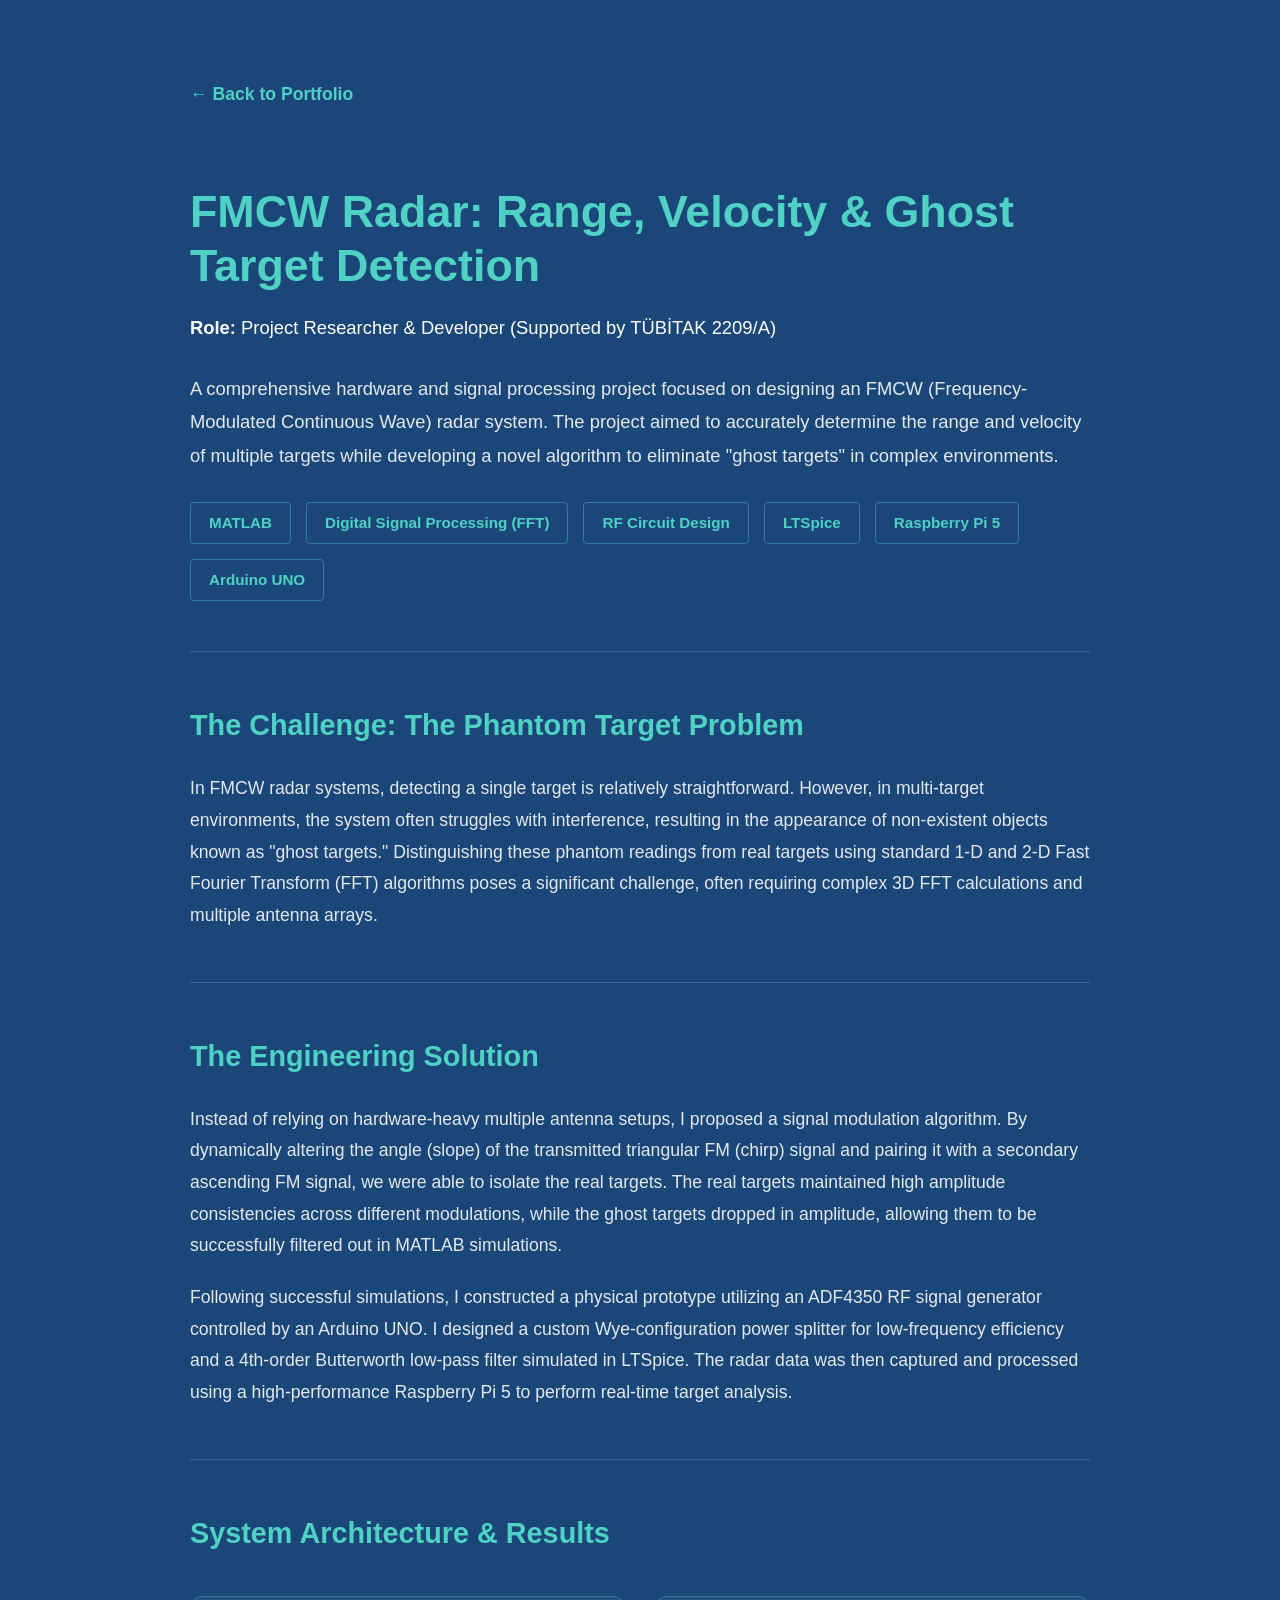
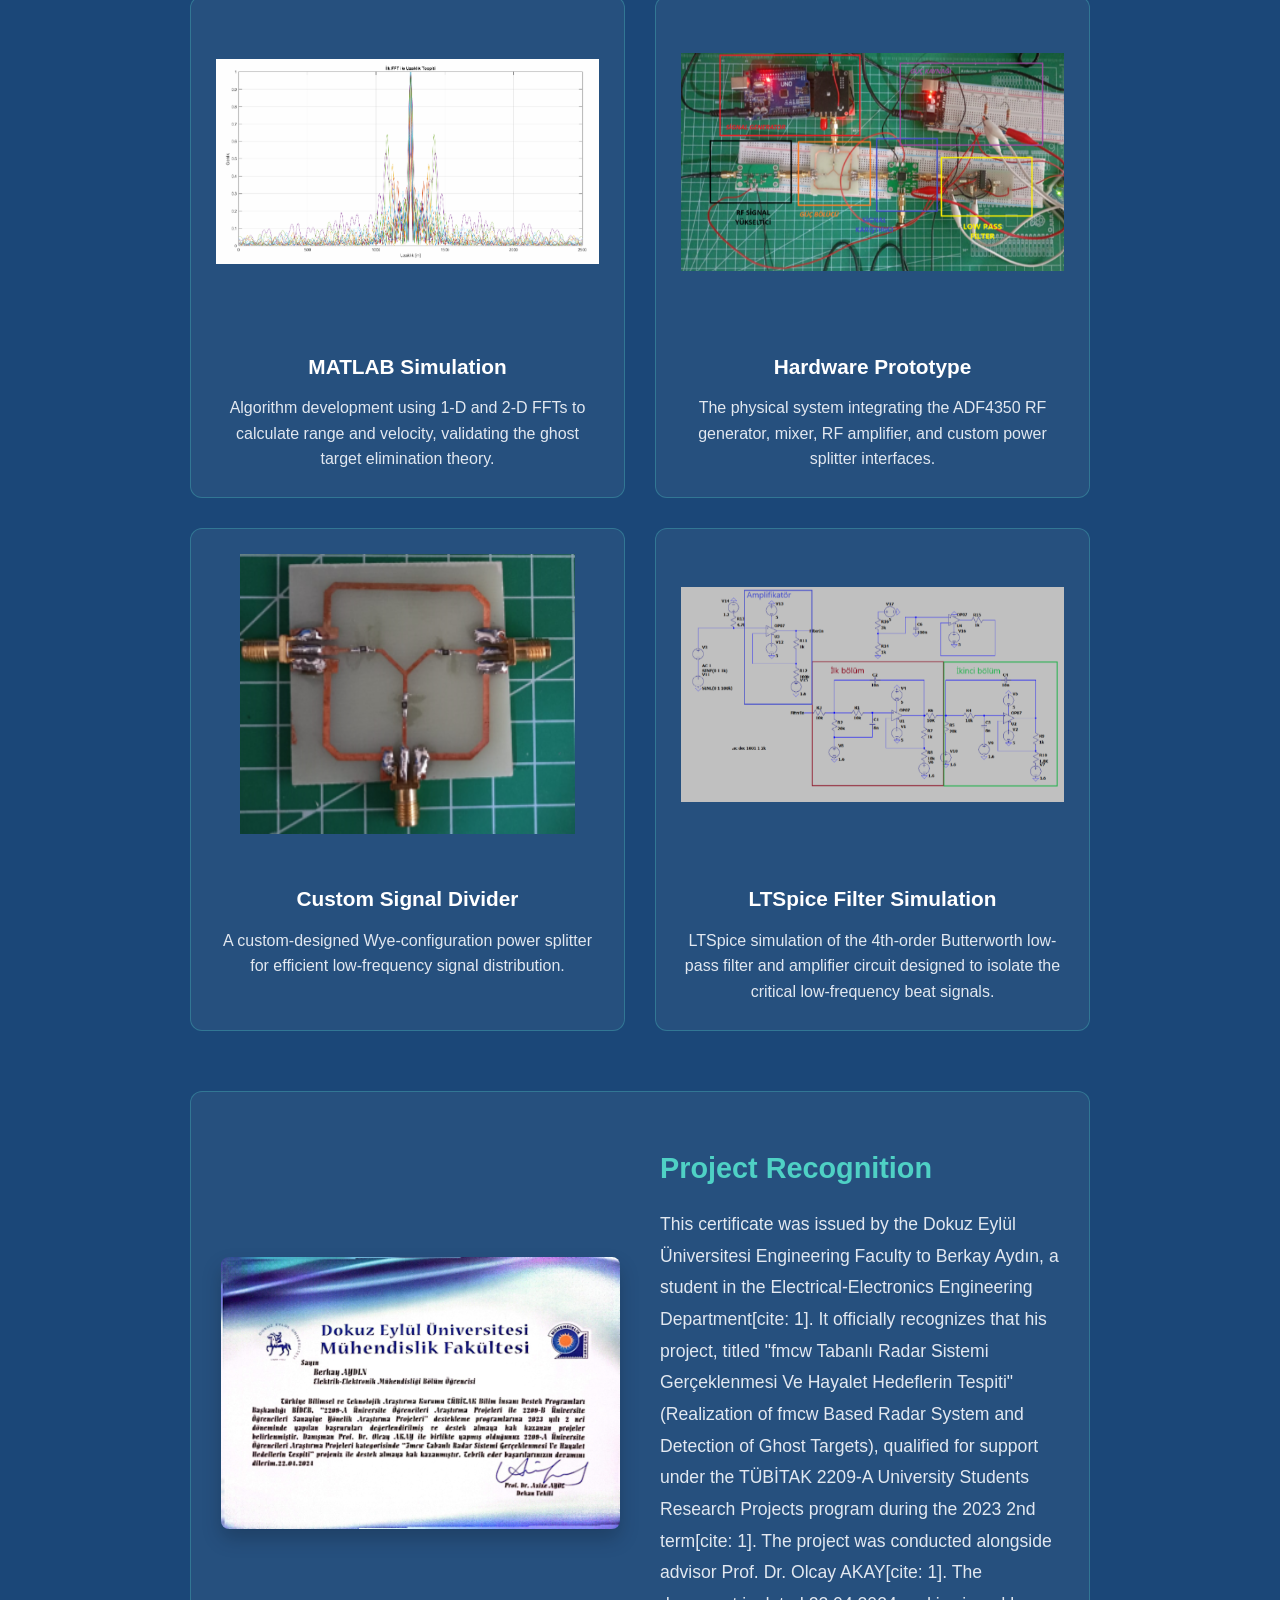
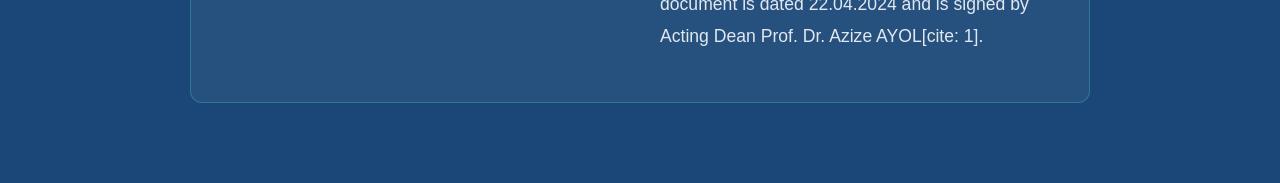
<file: fmcw_radar/fmcw_radar.html>
<!DOCTYPE html>
<html lang="en">

<head>
    <title>FMCW Radar System - Berkay Aydın</title>
    <link rel="icon" href="../assets/favicon.ico" type="image/ico" sizes="16x16" />
    <meta name="description" content="FMCW Radar System Project by Berkay Aydın" />
    <meta name="theme-color" content="#1b4778" />
    <meta name="viewport" content="width=device-width, initial-scale=1.0">
    
    <link href="https://unpkg.com/aos@2.3.1/dist/aos.css" rel="stylesheet">
    
    <style>
        /* Base Styles */
        body {
            background-color: #1b4778; 
            color: #ffffff;
            font-family: 'Segoe UI', Tahoma, Geneva, Verdana, sans-serif;
            margin: 0;
            padding: 0;
            line-height: 1.6;
        }

        .project-container {
            max-width: 900px;
            margin: 80px auto 80px auto;
            padding: 0 30px;
            text-align: left;
        }

        .back-link {
            display: inline-block;
            margin-bottom: 40px;
            color: #4fd1c5;
            text-decoration: none;
            font-weight: bold;
            font-size: 1.1rem;
            transition: color 0.3s ease;
        }

        .back-link:hover {
            color: #ffffff;
        }

        /* Typography */
        .project-main-title {
            color: #4fd1c5;
            font-size: 2.8rem;
            font-weight: bold;
            margin-bottom: 20px;
            line-height: 1.2;
        }

        .project-role {
            font-size: 1.15rem;
            margin-bottom: 30px;
        }

        .project-role strong {
            font-weight: bold;
            color: #ffffff;
        }

        .project-summary {
            font-size: 1.15rem;
            line-height: 1.8;
            margin-bottom: 30px;
            color: #e2e8f0;
        }

        .project-divider {
            border: 0;
            border-top: 1px solid rgba(255, 255, 255, 0.15);
            margin: 50px 0;
        }

        .project-sub-heading {
            color: #4fd1c5;
            font-size: 1.8rem;
            font-weight: bold;
            margin-bottom: 25px;
        }

        .project-text {
            font-size: 1.1rem;
            line-height: 1.8;
            margin-bottom: 20px;
            color: #e2e8f0;
        }

        /* Tech Stack Badges */
        .tech-stack {
            display: flex;
            gap: 15px;
            flex-wrap: wrap;
            margin: 30px 0 20px 0;
        }

        .tech-badge {
            background-color: transparent;
            color: #4fd1c5;
            padding: 8px 18px;
            border-radius: 4px;
            font-size: 0.95rem;
            font-weight: 600;
            border: 1px solid rgba(79, 209, 197, 0.4);
            transition: background-color 0.3s ease;
        }
        
        .tech-badge:hover {
            background-color: rgba(79, 209, 197, 0.1);
        }

        /* Gallery Cards */
        .gallery {
            display: grid;
            grid-template-columns: repeat(auto-fit, minmax(320px, 1fr));
            gap: 30px;
            margin-top: 40px;
        }

        .gallery-card {
            background-color: rgba(255, 255, 255, 0.05);
            border: 1px solid rgba(79, 209, 197, 0.3);
            border-radius: 12px;
            padding: 25px;
            text-align: center;
            transition: transform 0.3s ease, box-shadow 0.3s ease;
        }

        .gallery-card:hover {
            transform: translateY(-5px);
            box-shadow: 0 10px 20px rgba(0, 0, 0, 0.2);
            border-color: rgba(79, 209, 197, 0.6);
        }

        .gallery-card img {
            width: 100%;
            height: 280px;
            object-fit: contain;
            border-radius: 8px;
            margin-bottom: 20px;
            cursor: pointer; /* Indicates it can be clicked */
            transition: opacity 0.2s;
        }

        .gallery-card img:hover {
            opacity: 0.8;
        }

        .gallery-card h3 {
            color: #ffffff;
            font-size: 1.3rem;
            margin-bottom: 12px;
            font-weight: bold;
        }

        .gallery-card p {
            color: #e2e8f0;
            font-size: 1rem;
            line-height: 1.6;
            margin: 0;
        }

        /* Split Screen Certificate Section */
        .certificate-section {
            display: flex;
            align-items: center;
            gap: 40px;
            margin-top: 60px;
            background-color: rgba(255, 255, 255, 0.05);
            padding: 30px;
            border-radius: 12px;
            border: 1px solid rgba(79, 209, 197, 0.3);
        }

        .certificate-image {
            flex: 1;
            max-width: 50%;
        }

        .certificate-image img {
            width: 100%;
            border-radius: 8px;
            box-shadow: 0 10px 20px rgba(0, 0, 0, 0.2);
            object-fit: cover;
            cursor: pointer; /* Indicates it can be clicked */
            transition: opacity 0.2s;
        }
        
        .certificate-image img:hover {
            opacity: 0.8;
        }

        .certificate-text {
            flex: 1;
        }

        /* Image Modal (Lightbox) Styles */
        .image-modal {
            display: none; /* Hidden by default */
            position: fixed;
            z-index: 1000;
            padding-top: 50px;
            left: 0;
            top: 0;
            width: 100%;
            height: 100%;
            background-color: rgba(0, 0, 0, 0.85); /* Black w/ opacity */
            overflow: auto;
            align-items: center;
            justify-content: center;
            flex-direction: column;
        }

        .image-modal.show {
            display: flex;
        }

        .modal-content {
            margin: auto;
            display: block;
            max-width: 90%;
            max-height: 85vh;
            border-radius: 8px;
            box-shadow: 0 4px 25px rgba(0,0,0,0.5);
            animation: zoomIn 0.3s ease;
        }

        .close-modal {
            position: absolute;
            top: 20px;
            right: 35px;
            color: #f1f1f1;
            font-size: 40px;
            font-weight: bold;
            transition: 0.3s;
            cursor: pointer;
            z-index: 1001;
        }

        .close-modal:hover,
        .close-modal:focus {
            color: #4fd1c5;
            text-decoration: none;
            cursor: pointer;
        }

        @keyframes zoomIn {
            from {transform: scale(0.9); opacity: 0;}
            to {transform: scale(1); opacity: 1;}
        }

        /* Responsive Design */
        @media (max-width: 768px) {
            .project-main-title { font-size: 2.2rem; }
            .project-sub-heading { font-size: 1.5rem; }
            .project-container { margin-top: 40px; padding: 0 20px; }
            .gallery { grid-template-columns: 1fr; }
            
            /* Stacks the certificate on smaller screens */
            .certificate-section {
                flex-direction: column;
            }
            .certificate-image {
                max-width: 100%;
            }
        }
    </style>
</head>

<body>
    <main>
        <section class="project-container">
            <a href="../index.html#portfolio" class="back-link" data-aos="fade-right">← Back to Portfolio</a>

            <h1 class="project-main-title" data-aos="fade-up">FMCW Radar: Range, Velocity & Ghost Target Detection</h1>
            
            <div class="project-role" data-aos="fade-up">
                <strong>Role:</strong> Project Researcher & Developer (Supported by TÜBİTAK 2209/A)
            </div>

            <p class="project-summary" data-aos="fade-up">
                A comprehensive hardware and signal processing project focused on designing an FMCW (Frequency-Modulated Continuous Wave) radar system. The project aimed to accurately determine the range and velocity of multiple targets while developing a novel algorithm to eliminate "ghost targets" in complex environments.
            </p>

            <div class="tech-stack" data-aos="fade-up">
                <span class="tech-badge">MATLAB</span>
                <span class="tech-badge">Digital Signal Processing (FFT)</span>
                <span class="tech-badge">RF Circuit Design</span>
                <span class="tech-badge">LTSpice</span>
                <span class="tech-badge">Raspberry Pi 5</span>
                <span class="tech-badge">Arduino UNO</span>
            </div>

            <hr class="project-divider" data-aos="fade-up">

            <h2 class="project-sub-heading" data-aos="fade-up">The Challenge: The Phantom Target Problem</h2>
            <p class="project-text" data-aos="fade-up">
                In FMCW radar systems, detecting a single target is relatively straightforward. However, in multi-target environments, the system often struggles with interference, resulting in the appearance of non-existent objects known as "ghost targets." Distinguishing these phantom readings from real targets using standard 1-D and 2-D Fast Fourier Transform (FFT) algorithms poses a significant challenge, often requiring complex 3D FFT calculations and multiple antenna arrays.
            </p>

            <hr class="project-divider" data-aos="fade-up">

            <h2 class="project-sub-heading" data-aos="fade-up">The Engineering Solution</h2>
            <p class="project-text" data-aos="fade-up">
                Instead of relying on hardware-heavy multiple antenna setups, I proposed a signal modulation algorithm. By dynamically altering the angle (slope) of the transmitted triangular FM (chirp) signal and pairing it with a secondary ascending FM signal, we were able to isolate the real targets. The real targets maintained high amplitude consistencies across different modulations, while the ghost targets dropped in amplitude, allowing them to be successfully filtered out in MATLAB simulations.
            </p>
            <p class="project-text" data-aos="fade-up">
                Following successful simulations, I constructed a physical prototype utilizing an ADF4350 RF signal generator controlled by an Arduino UNO. I designed a custom Wye-configuration power splitter for low-frequency efficiency and a 4th-order Butterworth low-pass filter simulated in LTSpice. The radar data was then captured and processed using a high-performance Raspberry Pi 5 to perform real-time target analysis.
            </p>

            <hr class="project-divider" data-aos="fade-up">

            <h2 class="project-sub-heading" data-aos="fade-up">System Architecture & Results</h2>
            
            <div class="gallery" data-aos="fade-up">
                <div class="gallery-card">
                    <img class="expandable-image" src="FFT.png" alt="MATLAB 1D FFT Simulation" onerror="this.src='https://placehold.co/600x400/14355c/4fd1c5?text=1D+FFT+Simulation'">
                    <h3>MATLAB Simulation</h3>
                    <p>Algorithm development using 1-D and 2-D FFTs to calculate range and velocity, validating the ghost target elimination theory.</p>
                </div>
                
                <div class="gallery-card">
                    <img class="expandable-image" src="FMCW_circuit.png" alt="FMCW Radar Prototype Hardware" onerror="this.src='https://placehold.co/600x400/14355c/4fd1c5?text=Hardware+Prototype'">
                    <h3>Hardware Prototype</h3>
                    <p>The physical system integrating the ADF4350 RF generator, mixer, RF amplifier, and custom power splitter interfaces.</p>
                </div>

                <div class="gallery-card">
                    <img class="expandable-image" src="signal_divider.png" alt="Custom Signal Divider Design" onerror="this.src='https://placehold.co/600x400/14355c/4fd1c5?text=Signal+Divider'">
                    <h3>Custom Signal Divider</h3>
                    <p>A custom-designed Wye-configuration power splitter for efficient low-frequency signal distribution.</p>
                </div>

                <div class="gallery-card">
                    <img class="expandable-image" src="LTspice.png" alt="LTSpice Low-Pass Filter Simulation" onerror="this.src='https://placehold.co/600x400/14355c/4fd1c5?text=LTSpice+Filter'">
                    <h3>LTSpice Filter Simulation</h3>
                    <p>LTSpice simulation of the 4th-order Butterworth low-pass filter and amplifier circuit designed to isolate the critical low-frequency beat signals.</p>
                </div>
            </div>

            <!-- Split Screen Certificate Section -->
            <div class="certificate-section" data-aos="fade-up">
                <div class="certificate-image">
                    <img class="expandable-image" src="Tubitak-FMCW.jpg" alt="TÜBİTAK Project Certificate">
                </div>
                <div class="certificate-text">
                    <h2 class="project-sub-heading" style="margin-bottom: 15px;">Project Recognition</h2>
                    <p class="project-text">
                        This certificate was issued by the Dokuz Eylül Üniversitesi Engineering Faculty to Berkay Aydın, a student in the Electrical-Electronics Engineering Department[cite: 1]. It officially recognizes that his project, titled "fmcw Tabanlı Radar Sistemi Gerçeklenmesi Ve Hayalet Hedeflerin Tespiti" (Realization of fmcw Based Radar System and Detection of Ghost Targets), qualified for support under the TÜBİTAK 2209-A University Students Research Projects program during the 2023 2nd term[cite: 1]. The project was conducted alongside advisor Prof. Dr. Olcay AKAY[cite: 1]. The document is dated 22.04.2024 and is signed by Acting Dean Prof. Dr. Azize AYOL[cite: 1].
                    </p>
                </div>
            </div>

        </section>
    </main>

    <!-- Modal for expanding images -->
    <div id="imageModal" class="image-modal">
        <span class="close-modal">&times;</span>
        <img class="modal-content" id="expandedImage">
    </div>

    <script src="https://unpkg.com/aos@next/dist/aos.js"></script>
    <script>       
        // Initialize AOS animations
        AOS.init({
            once: true,
            delay: 50,
            duration: 800
        });

        // Image Expansion (Lightbox) Logic
        const modal = document.getElementById("imageModal");
        const modalImg = document.getElementById("expandedImage");
        const images = document.querySelectorAll(".expandable-image");
        const closeModal = document.querySelector(".close-modal");

        // Open modal on image click
        images.forEach(img => {
            img.addEventListener("click", function() {
                modal.classList.add("show");
                modalImg.src = this.src;
                // Prevent scrolling on background when modal is open
                document.body.style.overflow = "hidden";
            });
        });

        // Close modal functions
        const hideModal = () => {
            modal.classList.remove("show");
            document.body.style.overflow = "auto";
        };

        // Close when clicking the 'X'
        closeModal.addEventListener("click", hideModal);

        // Close when clicking outside the image
        modal.addEventListener("click", function(e) {
            if (e.target !== modalImg) {
                hideModal();
            }
        });

        // Close on Escape key press
        document.addEventListener("keydown", function(e) {
            if (e.key === "Escape" && modal.classList.contains("show")) {
                hideModal();
            }
        });
    </script>
</body>
</html>
</file>
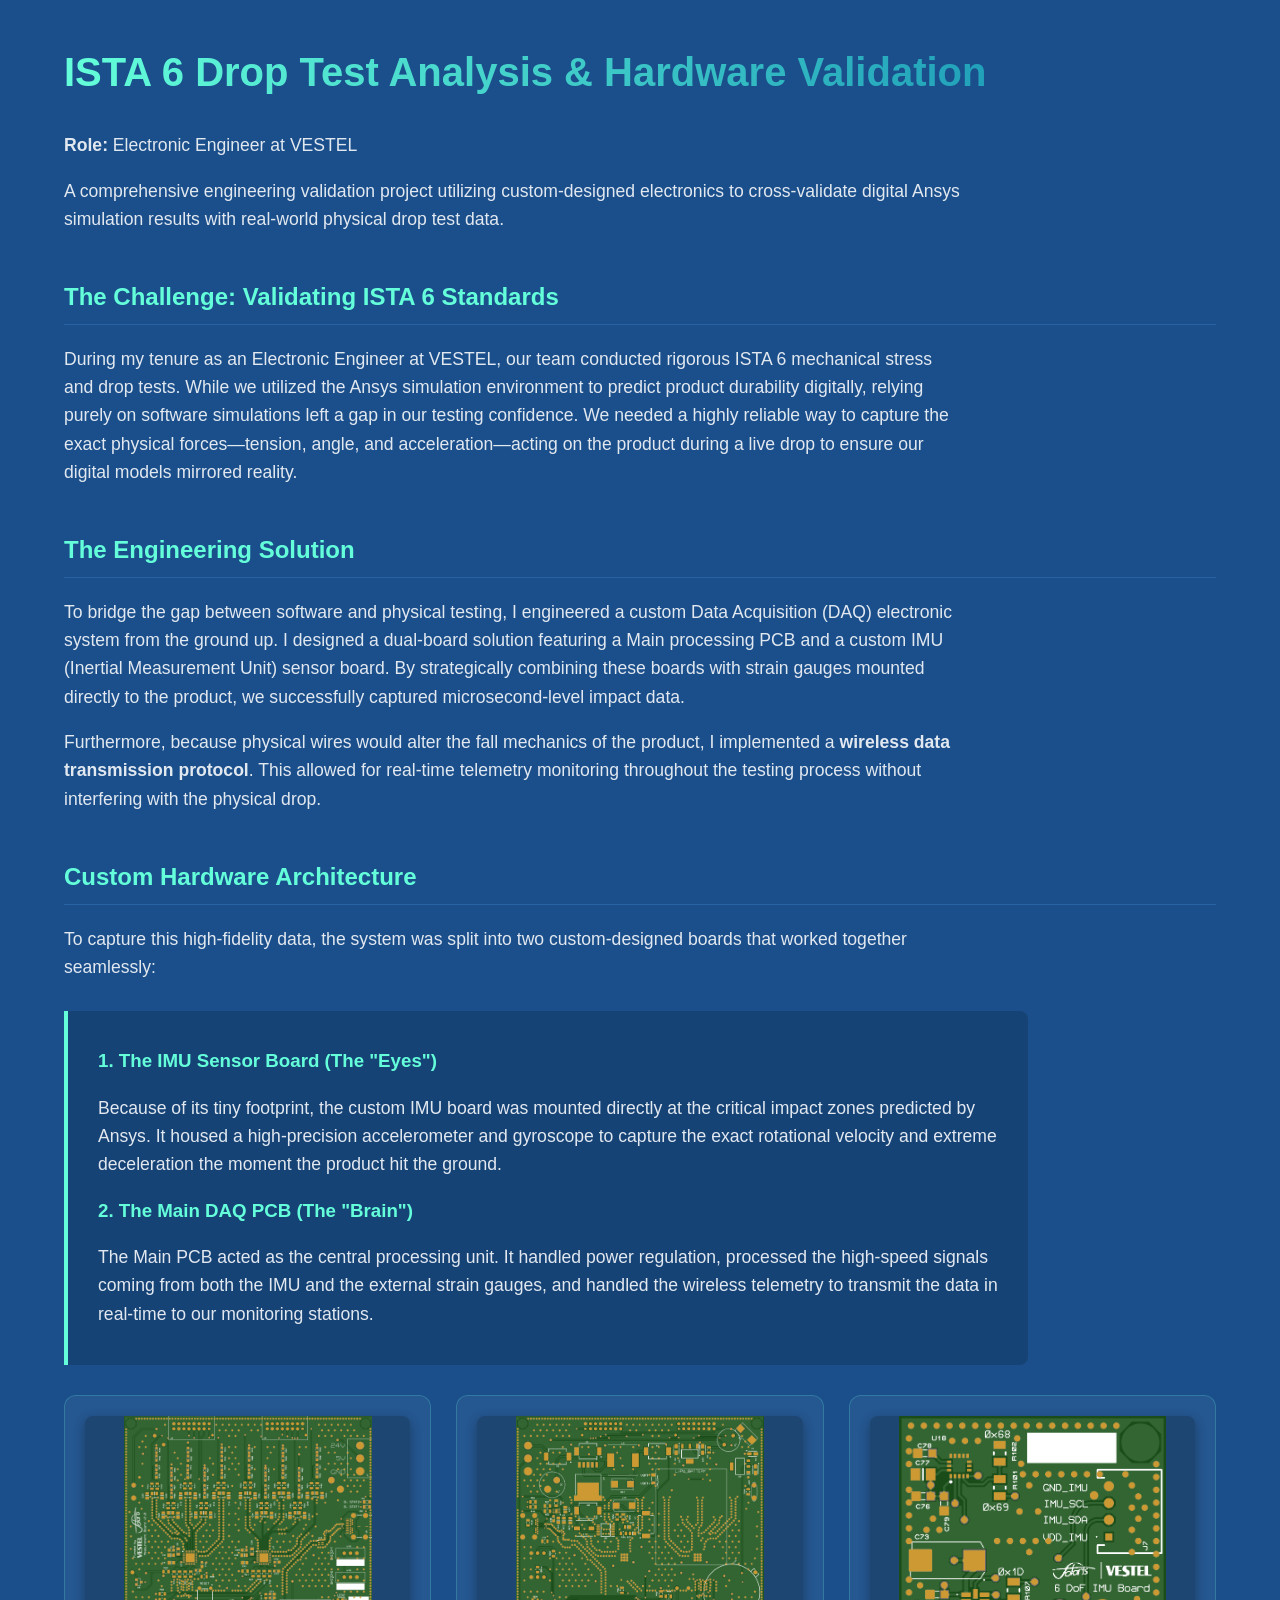
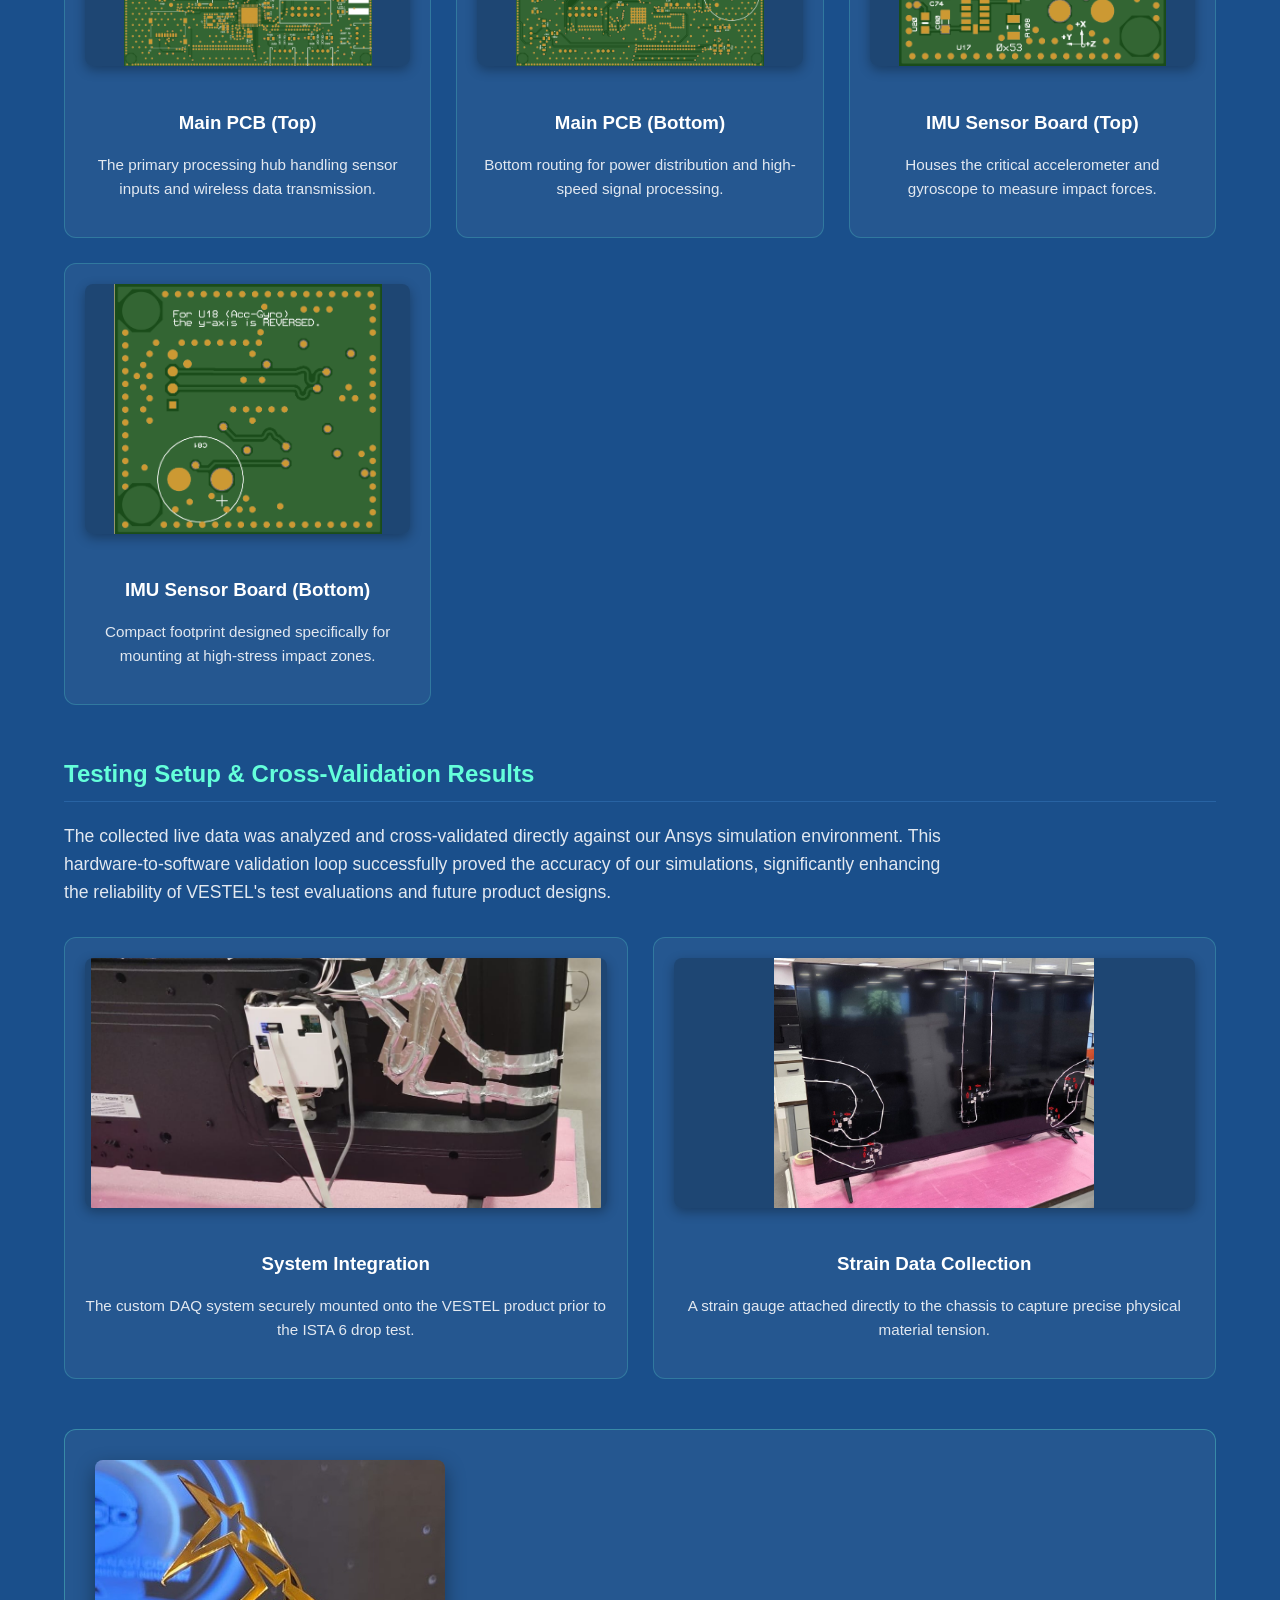
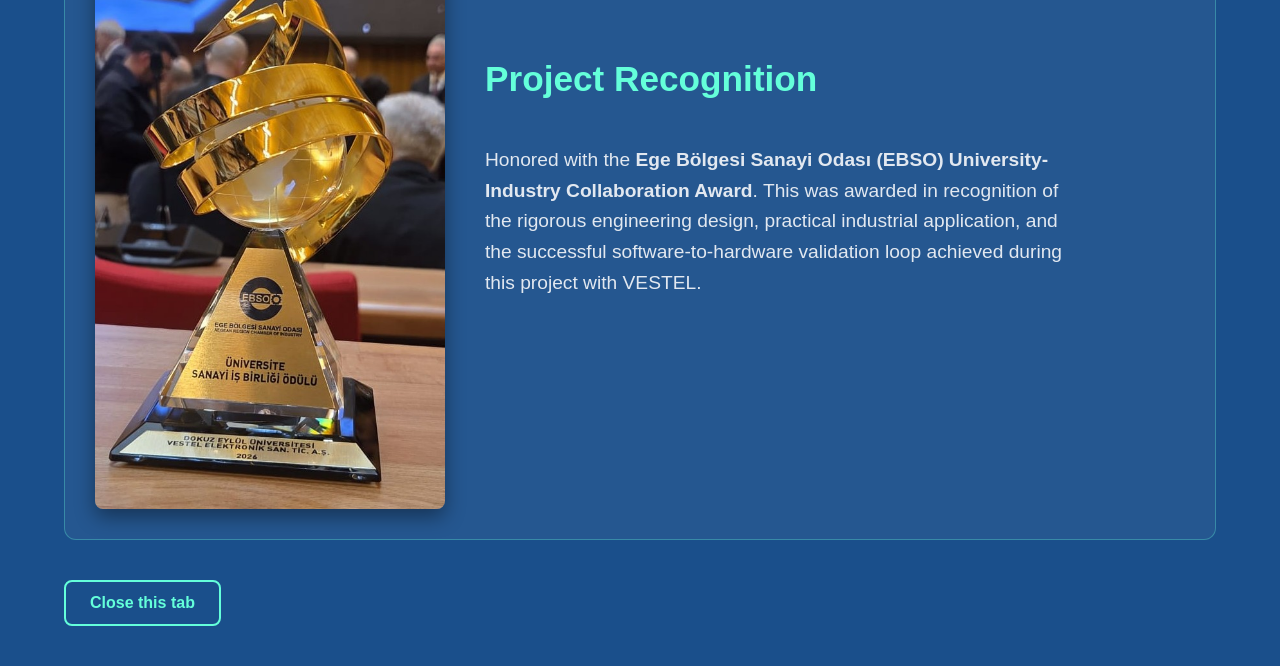
<file: Project_1/project1.html>
<!DOCTYPE html>
<html lang="en">
<head>
    <title>VESTEL Drop Test Validation Project</title>
    <meta name="viewport" content="width=device-width, initial-scale=1.0">
    <link rel="stylesheet" href="style.css"> 
</head>
<body> 
    <div class="project-details-container">
        
        <h1 class="text-gradient">ISTA 6 Drop Test Analysis & Hardware Validation</h1>
        <p><strong>Role:</strong> Electronic Engineer at VESTEL</p>
        <p>A comprehensive engineering validation project utilizing custom-designed electronics to cross-validate digital Ansys simulation results with real-world physical drop test data.</p>
        
        <h2>The Challenge: Validating ISTA 6 Standards</h2>
        <p>During my tenure as an Electronic Engineer at VESTEL, our team conducted rigorous ISTA 6 mechanical stress and drop tests. While we utilized the Ansys simulation environment to predict product durability digitally, relying purely on software simulations left a gap in our testing confidence. We needed a highly reliable way to capture the exact physical forces—tension, angle, and acceleration—acting on the product during a live drop to ensure our digital models mirrored reality.</p>

        <h2>The Engineering Solution</h2>
        <p>To bridge the gap between software and physical testing, I engineered a custom Data Acquisition (DAQ) electronic system from the ground up. I designed a dual-board solution featuring a Main processing PCB and a custom IMU (Inertial Measurement Unit) sensor board. By strategically combining these boards with strain gauges mounted directly to the product, we successfully captured microsecond-level impact data.</p>

        <p>Furthermore, because physical wires would alter the fall mechanics of the product, I implemented a <strong>wireless data transmission protocol</strong>. This allowed for real-time telemetry monitoring throughout the testing process without interfering with the physical drop.</p>

        <h2>Custom Hardware Architecture</h2>
        <p>To capture this high-fidelity data, the system was split into two custom-designed boards that worked together seamlessly:</p>

        <div class="hardware-explanation">
            <h3>1. The IMU Sensor Board (The "Eyes")</h3>
            <p>Because of its tiny footprint, the custom IMU board was mounted directly at the critical impact zones predicted by Ansys. It housed a high-precision accelerometer and gyroscope to capture the exact rotational velocity and extreme deceleration the moment the product hit the ground.</p>
            
            <h3>2. The Main DAQ PCB (The "Brain")</h3>
            <p>The Main PCB acted as the central processing unit. It handled power regulation, processed the high-speed signals coming from both the IMU and the external strain gauges, and handled the wireless telemetry to transmit the data in real-time to our monitoring stations.</p>
        </div>
        
        <div class="image-gallery">
            <div class="gallery-card">
                <img src="Main_PCB_top.png" alt="Main PCB Top View" class="gallery-img">
                <h3>Main PCB (Top)</h3>
                <p class="small-text">The primary processing hub handling sensor inputs and wireless data transmission.</p>
            </div>

            <div class="gallery-card">
                <img src="Main_PCB_Bottom.png" alt="Main PCB Bottom View" class="gallery-img">
                <h3>Main PCB (Bottom)</h3>
                <p class="small-text">Bottom routing for power distribution and high-speed signal processing.</p>
            </div>

            <div class="gallery-card">
                <img src="IMU_TOP.png" alt="IMU Board Top View" class="gallery-img">
                <h3>IMU Sensor Board (Top)</h3>
                <p class="small-text">Houses the critical accelerometer and gyroscope to measure impact forces.</p>
            </div>

            <div class="gallery-card">
                <img src="IMU_Bottom.png" alt="IMU Board Bottom View" class="gallery-img">
                <h3>IMU Sensor Board (Bottom)</h3>
                <p class="small-text">Compact footprint designed specifically for mounting at high-stress impact zones.</p>
            </div>
        </div>

        <h2>Testing Setup & Cross-Validation Results</h2>
        <p>The collected live data was analyzed and cross-validated directly against our Ansys simulation environment. This hardware-to-software validation loop successfully proved the accuracy of our simulations, significantly enhancing the reliability of VESTEL's test evaluations and future product designs.</p>

        <div class="image-gallery">
            <div class="gallery-card">
                <img src="Vestel_box.png" alt="Vestel System Setup" class="gallery-img">
                <h3>System Integration</h3>
                <p class="small-text">The custom DAQ system securely mounted onto the VESTEL product prior to the ISTA 6 drop test.</p>
            </div>

            <div class="gallery-card">
                <img src="Tv_Strain_Gauge.png" alt="TV Strain Gauge" class="gallery-img">
                <h3>Strain Data Collection</h3>
                <p class="small-text">A strain gauge attached directly to the chassis to capture precise physical material tension.</p>
            </div>
        </div>

       
        <div class="recognition-banner">
            <img src="Universty_award.png" alt="EBSO University-Industry Collaboration Award" class="award-img">
            <div class="award-text">
                <h2>Project Recognition</h2>
                <p>Honored with the <strong>Ege Bölgesi Sanayi Odası (EBSO) University-Industry Collaboration Award</strong>. This was awarded in recognition of the rigorous engineering design, practical industrial application, and the successful software-to-hardware validation loop achieved during this project with VESTEL.</p>
            </div>
        </div>

        <div class="button-group">
            <button id="closeBtn" class="btn btn-secondary">Close this tab</button>
        </div>
        
    </div>

    <script src="script.js"></script>
</body>
</html>
</file>
<file: index.css>
@import url("https://fonts.googleapis.com/css2?family=Poppins&display=swap");

*,
::after,
::before {
  box-sizing: border-box;
}

html {
  display: block;
  scroll-behavior: smooth;
}

p {
  font-size: 12pt;
  line-height: normal;
  margin: 0;
}

body {
  background-color: #0b2545;
  color: white;
  font-family: "Poppins", sans-serif;
  overflow-x: hidden;
  margin: 0;
}

main {
  width: 100%;
  display: flex;
  flex-direction: column;
  flex-wrap: wrap;
}

header {
  display: flex;
  flex-direction: row;
  flex-wrap: wrap;
  padding-left: 1rem;
  padding-right: 1rem;
  position: fixed;
  top: 0;
  left: 0;
  height: 54px !important;
  width: 100%;
  background-color: transparent;
  font-size: 16pt;
  z-index: 999;
  transition: all;
  transition-duration: 300ms;
}

header h1{
  font-size: 12pt;
}

footer {
  display: flex;
  flex-direction: row;
  flex-wrap: wrap;
  padding-left: 4rem;
  padding-right: 4rem;
  height: 64px;
  box-sizing: border-box;
  background-color: #13315c;
}

footer p {
  width: 100%;
  text-align: center;
}

ul {
  padding: 0;
  list-style: none;
}

a:link,
a:visited,
a:hover,
a:active {
  text-decoration: none;
  color: white;
}

.nav-bar,
.nav-logo {
  display: flex;
  flex-direction: row;
  width: 100% !important;
  align-items: center;
  margin: 0;
}

.nav-logo img {
  border-radius: 100%;
  background-color: white;
  margin-right: 0.5rem;
  width: 32px;
  height: 32px;
}

.nav-menu {
  display: flex;
  flex-wrap: wrap;
}

.hamburger-icon {
  width: 38px;
  height: 38px;
  padding: 0.25rem;
  fill: white;
  border-radius: 0.25rem;
}

.hamburger-icon:hover {
  background-color: #134074;
}

.nav-links {
  display: flex;
  flex-direction: column;
  flex-wrap: wrap;
  width: 100%;
  position: fixed;
  flex-direction: column;
  align-items: center;
  left: 0;
  top: -100%;
  z-index: 90;
}

.show-nav-links {
  top: 54px;
  background-color: #13315c;
  transition: all;
  transition-duration: 300ms;
}

.nav-links ul {
  margin: 0;
  padding-top: 0.5rem;
  padding-bottom: 0.5rem;
  width: 100%;
}

.nav-links ul li a {
  padding-top: 0.35rem;
  padding-bottom: 0.35rem;
  font-size: 1rem;
  display: flex;
  flex-direction: row;
  align-items: center;
  justify-content: center;
  height: 100%;
  width: 100%;
}

.nav-links ul li a:hover {
  align-items: center;
  cursor: pointer;
  background-color: #8da9c4;
  border-bottom: 3px solid #ffffff;
}

section {
  min-height: calc(100vh);
  padding-top: 64px;
  padding-left: 1rem;
  padding-right: 1rem;
}

#hero {
  display: flex;
  flex-direction: column;
  justify-content: center;
  align-items: center;
}

.hero-text {
  display: flex;
  flex-direction: column;
  justify-content: center;
  margin-bottom: 1.5rem;
}

.hero-image {
  width: 256px;
}

.name-text {
  font-size: 30pt !important;
  line-height: normal;
  font-weight: bold;
  margin: 0;
}

.job-text {
  font-size: 18pt !important;
  margin-bottom: 0.5rem;
}

.intro-text {
  text-align: justify;
  margin-bottom: 1rem;
}

.contact-button {
  background-color: #13315c;
  color: white;
  border: 1px solid white;
  padding-top: 0.75rem;
  padding-bottom: 0.75rem;
  border-radius: 0.25rem;
  text-align: center;
}

#about {
  text-align: center;
}

#about h2 {
  text-align: center;
}

#about div {
  display: flex;
  flex-direction: column;
  align-items: center;
}

#about div div {
  width: 100%;
}

#about ul {
  width: 100%;
}

#about li {
  display: flex;
  margin-bottom: 1rem;
}

.about-icon {
  width: 24px;
  height: 24px;
}

#portfolio h2 {
  text-align: center;
}

#portfolio div {
  display: flex;
  flex-direction: row;
}

#portfolio li {
  background-color: #13315c;
  padding: 1rem;
  margin-bottom: 1rem;
}

#portfolio ul li p {
  margin-bottom: 1rem;
}

#portfolio ul ul {
  display: flex;
}

#portfolio ul ul li {
  background-color: #134074;
  margin-right: 0.5rem;
  border-radius: 0.25rem;
  padding: 0.5rem;
  font-size: 10pt;
}

.port-title-text {
  margin: 0%;
  margin-bottom: 1rem;
}

#contact h2 {
  text-align: center;
}

#contact ul {
  display: flex;
  justify-content: space-evenly;
}

#contact a {
  display: flex;
  align-items: center;
  justify-content: center;
  width: 100%;
  height: 100%;
}

#contact p {
  text-align: center;
}

#contact img {
  width: 54px;
  height: 54px;
  align-items: center;
}

footer {
  display: flex;
  align-items: center;
  justify-content: center;
}

footer p {
  font-size: 10pt;
}

@media (min-width: 540px) {
  section {
    padding-left: 5rem;
    padding-right: 5rem;
  }

  p {
    font-size: 16pt;
  }

  h2 {
    font-size: 36px;
  }

  header {
    padding-left: 5rem;
    padding-right: 5rem;
    height: 72px !important;
  }

  .name-text {
    font-size: 64pt !important;
  }

  .job-text {
    font-size: 28pt !important;
  }

  .contact-button {
    font-size: 16pt;
    width: max-content;
    padding-left: 1.5rem;
    padding-right: 1.5rem;
  }

  .hero-image {
    width: 512px;
  }

  #portfolio ul {
    display: flex;
    flex-direction: row;
    flex-wrap: wrap;
    width: 100%;
  }
  #portfolio li {
    max-width: 45%;
    margin: 2.5%;
  }

  #contact ul {
    margin-left: 5rem;
    margin-right: 5rem;
  }

  footer p {
    font-size: 12pt;
  }
}

@media (min-width: 1024px) {
  section {
    max-width: 1366px;
    align-self: center;
  }

  p {
    font-size: 12pt;
  }

  h2 {
    font-size: 36px;
  }

  header {
    display: flex;
    flex-direction: row;
    flex-wrap: wrap;
    position: fixed;
    top: 0;
    left: 0;
    height: 54px !important;
    width: 100%;
    background-color: transparent;
    font-size: 16pt;
    z-index: 999;
    transition: all;
    transition-duration: 300ms;
    align-items: center;
    justify-content: center;
    padding-left: 0;
    padding-right: 0;
  }

  .nav-bar,
  .nav-logo {
    display: flex;
    flex-direction: row;
    align-items: center;
    margin: 0;
    width: 100%;
    max-width: 1366px !important;
  }

  .nav-bar {
    padding-left: 5rem;
    padding-right: 5rem;
  }

  .nav-logo img {
    border-radius: 100%;
    background-color: white;
    margin-right: 0.5rem;
    width: 32px;
    height: 32px;
  }

  .nav-menu {
    display: none;
  }

  .nav-links {
    display: flex;
    flex-direction: row;
    flex-wrap: unset;
    position: static;
    top: 0;
    width: 100;
  }

  .nav-links ul {
    display: flex;
    flex-direction: row;
    justify-content: end;
    flex-wrap: unset;
    position: static;
    top: 0;
    width: 100;
    margin: 0;
    padding: 0;
    height: 52px;
  }

  .nav-links ul li a {
    margin-left: 1rem;
    margin-right: 1rem;
  }

  .nav-links ul li a:hover {
    margin-left: 1rem;
    margin-right: 1rem;
  }

  #hero {
    flex-direction: row;
  }

  .hero-text + .hero-image {
    margin-left: 5rem;
  }

  #portfolio ul {
    display: flex;
    flex-direction: row;
    flex-wrap: wrap;
    width: 100%;
  }

  #portfolio li {
    max-width: 30%;
    margin: 1.6%;
  }

  #contact {
    width: 100%;
  }

  #contact ul {
    max-width: 512px;
    align-items: center;
    justify-content: space-evenly;
    margin: auto;
  }
}

.text-gradient {
  background: linear-gradient(270deg, #eef4ed, #134074);
  background-size: 300% 300%;

  -webkit-animation: AnimationName 7s ease infinite;
  animation: AnimationName 7s ease infinite;

  background-clip: text;
  -webkit-background-clip: text;
  -webkit-text-fill-color: transparent;
}

@-webkit-keyframes AnimationName {
  0% {
    background-position: 0% 50%;
  }
  50% {
    background-position: 100% 50%;
  }
  100% {
    background-position: 0% 50%;
  }
}
@keyframes AnimationName {
  0% {
    background-position: 0% 50%;
  }
  50% {
    background-position: 100% 50%;
  }
  100% {
    background-position: 0% 50%;
  }
}

.scroll-header {
  background-color: #13315c;
}


/* The Side-by-Side Container */
.cert-card {
  display: flex;
  flex-direction: row; /* Forces the image and text side-by-side */
  background-color: #2b6088; /* Deep blue background from your image */
  margin-bottom: 30px;
  border-radius: 8px; /* Optional: softly rounded corners */
  overflow: hidden; /* Keeps the image inside the borders */
  box-shadow: 0 4px 8px rgba(0, 0, 0, 0.2);
}

/* Left Side: The Image */
.cert-image {
  flex: 1; /* Takes up a smaller portion of the width */
  max-width: 350px; /* Adjust this to change how wide the image gets */
}

.cert-image img {
  width: 100%;
  height: 100%;
  object-fit: cover; /* Prevents the image from stretching weirdly */
  display: block;
}

/* Right Side: The Explanation */
.cert-info {
  flex: 2; /* Takes up the remaining larger portion of the width */
  padding: 40px;
  display: flex;
  flex-direction: column;
  justify-content: center; /* Vertically centers the text next to the image */
  color: #ffffff;
}

.cert-info h3 {
  color: #48e5c2; /* Bright cyan/green matching your image */
  font-size: 2rem;
  margin-top: 0;
  margin-bottom: 15px;
}

.cert-info p {
  font-size: 1.1rem;
  line-height: 1.6;
  margin: 0;
}

/* Ensure the original images look clickable */
.cert-image img {
    cursor: pointer;
    transition: 0.3s;
}
.cert-image img:hover {
    opacity: 0.8; /* Slight dim on hover so they know it's clickable */
}

/* The Modal (background) */
.modal {
    display: none; /* Hidden by default */
    position: fixed; /* Stay in place */
    z-index: 9999; /* Sit on top of everything else */
    left: 0;
    top: 0;
    width: 100%; /* Full width */
    height: 100%; /* Full height */
    overflow: auto; /* Enable scroll if needed */
    background-color: rgba(0, 0, 0, 0.85); /* Black with 85% opacity */
}

/* Modal Content (The Image) */
.modal-content {
    margin: auto;
    display: block;
    width: 80%; /* Takes up 80% of the screen */
    max-width: 900px; /* But won't get ridiculously huge on 4k monitors */
    position: absolute;
    top: 50%;
    left: 50%;
    transform: translate(-50%, -50%); /* Perfectly centers the image */
    box-shadow: 0px 4px 15px rgba(0,0,0,0.5);
    border-radius: 8px;
}

/* The Close Button */
.close-modal {
    position: absolute;
    top: 20px;
    right: 35px;
    color: #f1f1f1;
    font-size: 40px;
    font-weight: bold;
    cursor: pointer;
    z-index: 10000;
}

.close-modal:hover,
.close-modal:focus {
    color: #bbb;
    text-decoration: none;
    cursor: pointer;
}

/* Add a smooth zoom-in animation when opening */
.modal-content {
    animation-name: zoom;
    animation-duration: 0.4s;
}

@keyframes zoom {
    from {transform: translate(-50%, -50%) scale(0.1)} 
    to {transform: translate(-50%, -50%) scale(1)}
}

/* Mobile Responsiveness: Stacks the image on top of the text for small screens */
@media (max-width: 768px) {
  .cert-card {
    flex-direction: column; /* Changes from side-by-side to stacked */
  }
  
  .cert-image {
    max-width: 100%;
  }
}
/* This is the missing piece that forces the modal to appear */
.modal.show {
    display: block;
}
</file>
<file: Project_1/style.css>
/* --- BASE STYLING --- */
body {
    background-color: #1a4f8b; 
    font-family: 'Segoe UI', Roboto, Helvetica, Arial, sans-serif;
    line-height: 1.6;
    margin: 0;
    padding: 0; 
}

.project-details-container {
    width: 100%; 
    min-height: 100vh; 
    padding: 40px 5%; 
    background-color: #1a4f8b; 
    color: #e2e8f0; 
    box-sizing: border-box; 
    max-width: 1400px; /* Keeps things from stretching infinitely on massive screens */
    margin: 0 auto;
}

/* --- TYPOGRAPHY --- */
h1.text-gradient {
    background: linear-gradient(90deg, #64ffda, #118ab2);
    -webkit-background-clip: text;
    -webkit-text-fill-color: transparent;
    margin-top: 0;
    font-size: 2.5rem; 
}

h2 {
    color: #64ffda; 
    margin-top: 45px;
    border-bottom: 1px solid #2863a3; 
    padding-bottom: 8px;
}

h3 {
    color: #ffffff;
    margin-bottom: 5px;
}

p {
    max-width: 900px;
    font-size: 1.1rem;
}

.small-text {
    font-size: 0.95rem;
}

/* --- HARDWARE EXPLANATION BOX --- */
.hardware-explanation {
    background-color: rgba(0, 0, 0, 0.15);
    padding: 20px 30px;
    border-left: 4px solid #64ffda;
    border-radius: 0 8px 8px 0;
    margin: 30px 0;
    max-width: 900px;
}

.hardware-explanation h3 {
    color: #64ffda;
    margin-top: 15px;
}

/* --- IMAGE GALLERY GRID --- */
.image-gallery {
    display: grid;
    grid-template-columns: repeat(auto-fit, minmax(280px, 1fr));
    gap: 25px; 
    margin-top: 30px;
    margin-bottom: 50px;
}

.gallery-card {
    background-color: rgba(255, 255, 255, 0.05); 
    padding: 20px;
    border-radius: 12px;
    text-align: center;
    border: 1px solid rgba(100, 255, 218, 0.2);
    transition: transform 0.3s ease, border-color 0.3s ease;
}

.gallery-card:hover {
    transform: translateY(-5px); 
    border-color: #64ffda;
}

.gallery-img {
    width: 100%;
    height: auto; 
    max-height: 250px; 
    object-fit: contain; 
    border-radius: 8px;
    margin-bottom: 15px;
    box-shadow: 0 4px 12px rgba(0,0,0,0.3);
    background-color: rgba(0, 0, 0, 0.2);
}

/* --- NEW: RECOGNITION BANNER --- */
.recognition-banner {
    display: flex;
    align-items: center;
    background-color: rgba(255, 255, 255, 0.05);
    padding: 30px;
    border-radius: 12px;
    border: 1px solid rgba(100, 255, 218, 0.3);
    margin-top: 50px;
    margin-bottom: 20px;
    gap: 40px;
    transition: transform 0.3s ease;
}

.recognition-banner:hover {
    transform: translateY(-5px);
    border-color: #64ffda;
}

.award-img {
    max-width: 350px; /* Makes the award image much larger */
    height: auto;
    border-radius: 8px;
    box-shadow: 0 8px 20px rgba(0,0,0,0.4);
}

.award-text h2 {
    margin-top: 0;
    border-bottom: none;
    font-size: 2.2rem;
}

.award-text p {
    font-size: 1.2rem;
    max-width: 600px;
}

/* Mobile Responsiveness for the Banner */
@media (max-width: 768px) {
    .recognition-banner {
        flex-direction: column;
        text-align: center;
        gap: 20px;
    }
    .award-img {
        max-width: 100%;
    }
}

/* --- BUTTON LAYOUT --- */
.button-group {
    margin-top: 40px;
    display: flex;
    gap: 15px; 
    flex-wrap: wrap; 
}

.btn {
    display: inline-block;
    padding: 12px 24px;
    text-decoration: none;
    font-weight: bold;
    border-radius: 8px;
    transition: all 0.3s ease;
    text-align: center;
    cursor: pointer;
    font-size: 1rem;
}

.btn-secondary {
    background-color: transparent;
    color: #64ffda;
    border: 2px solid #64ffda;
}

.btn-secondary:hover {
    background-color: rgba(100, 255, 218, 0.1); 
    transform: translateY(-2px);
}
</file>
